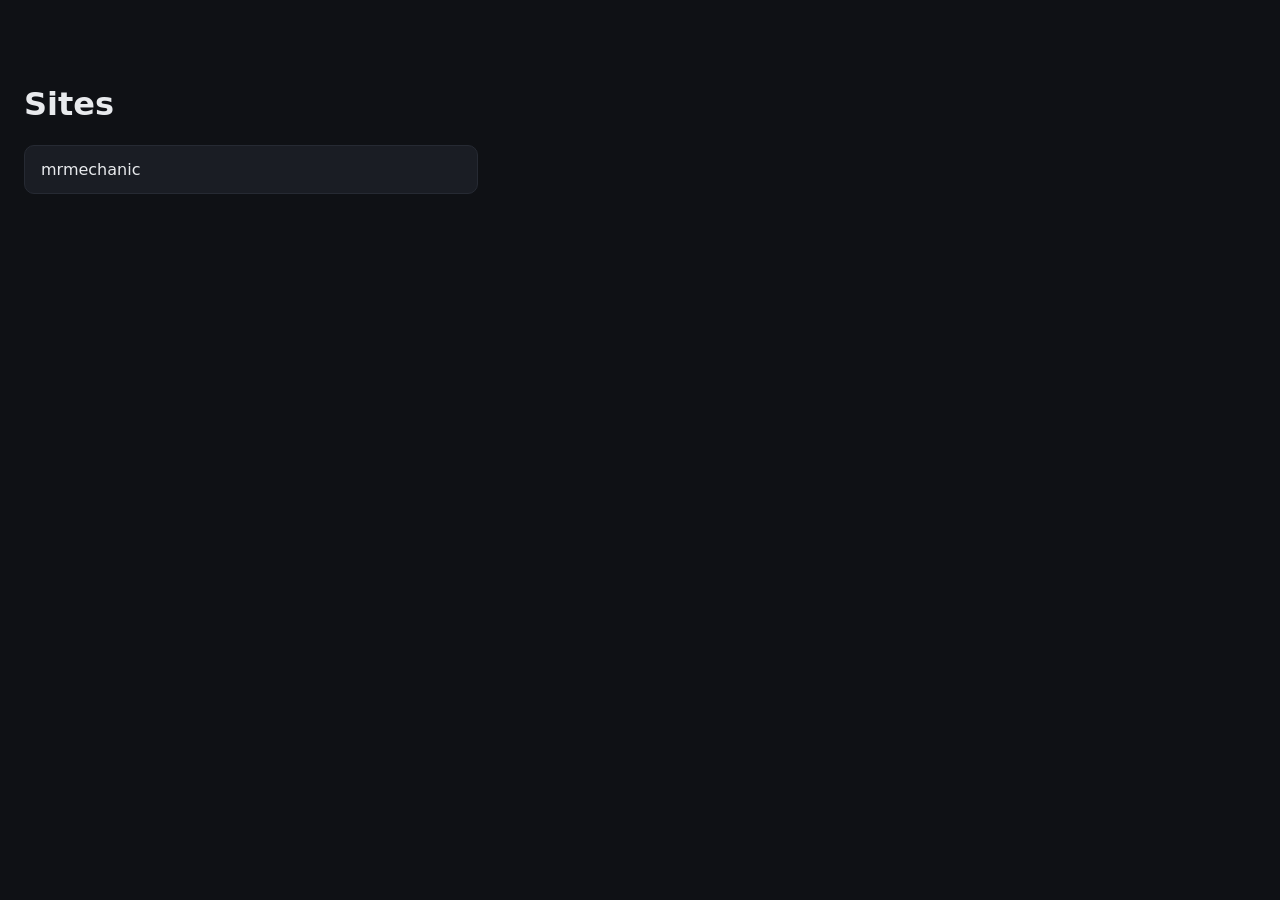
<file: index.html>
﻿<!doctype html><html lang="en"><head><meta charset="utf-8">
<meta name="viewport" content="width=device-width,initial-scale=1">
<title>Sites</title><style>
body{font-family:system-ui,sans-serif;background:#0f1115;color:#e8eaed;margin:0;padding:64px 24px}
h1{font-weight:600}
a{display:block;padding:14px 16px;background:#1a1d24;border:1px solid #262a33;border-radius:10px;color:#e8eaed;text-decoration:none;margin-bottom:10px;max-width:420px}
a:hover{border-color:#3d434f}
</style></head><body><h1>Sites</h1>
<a href="./mrmechanic/">mrmechanic</a>
</body></html>
</file>
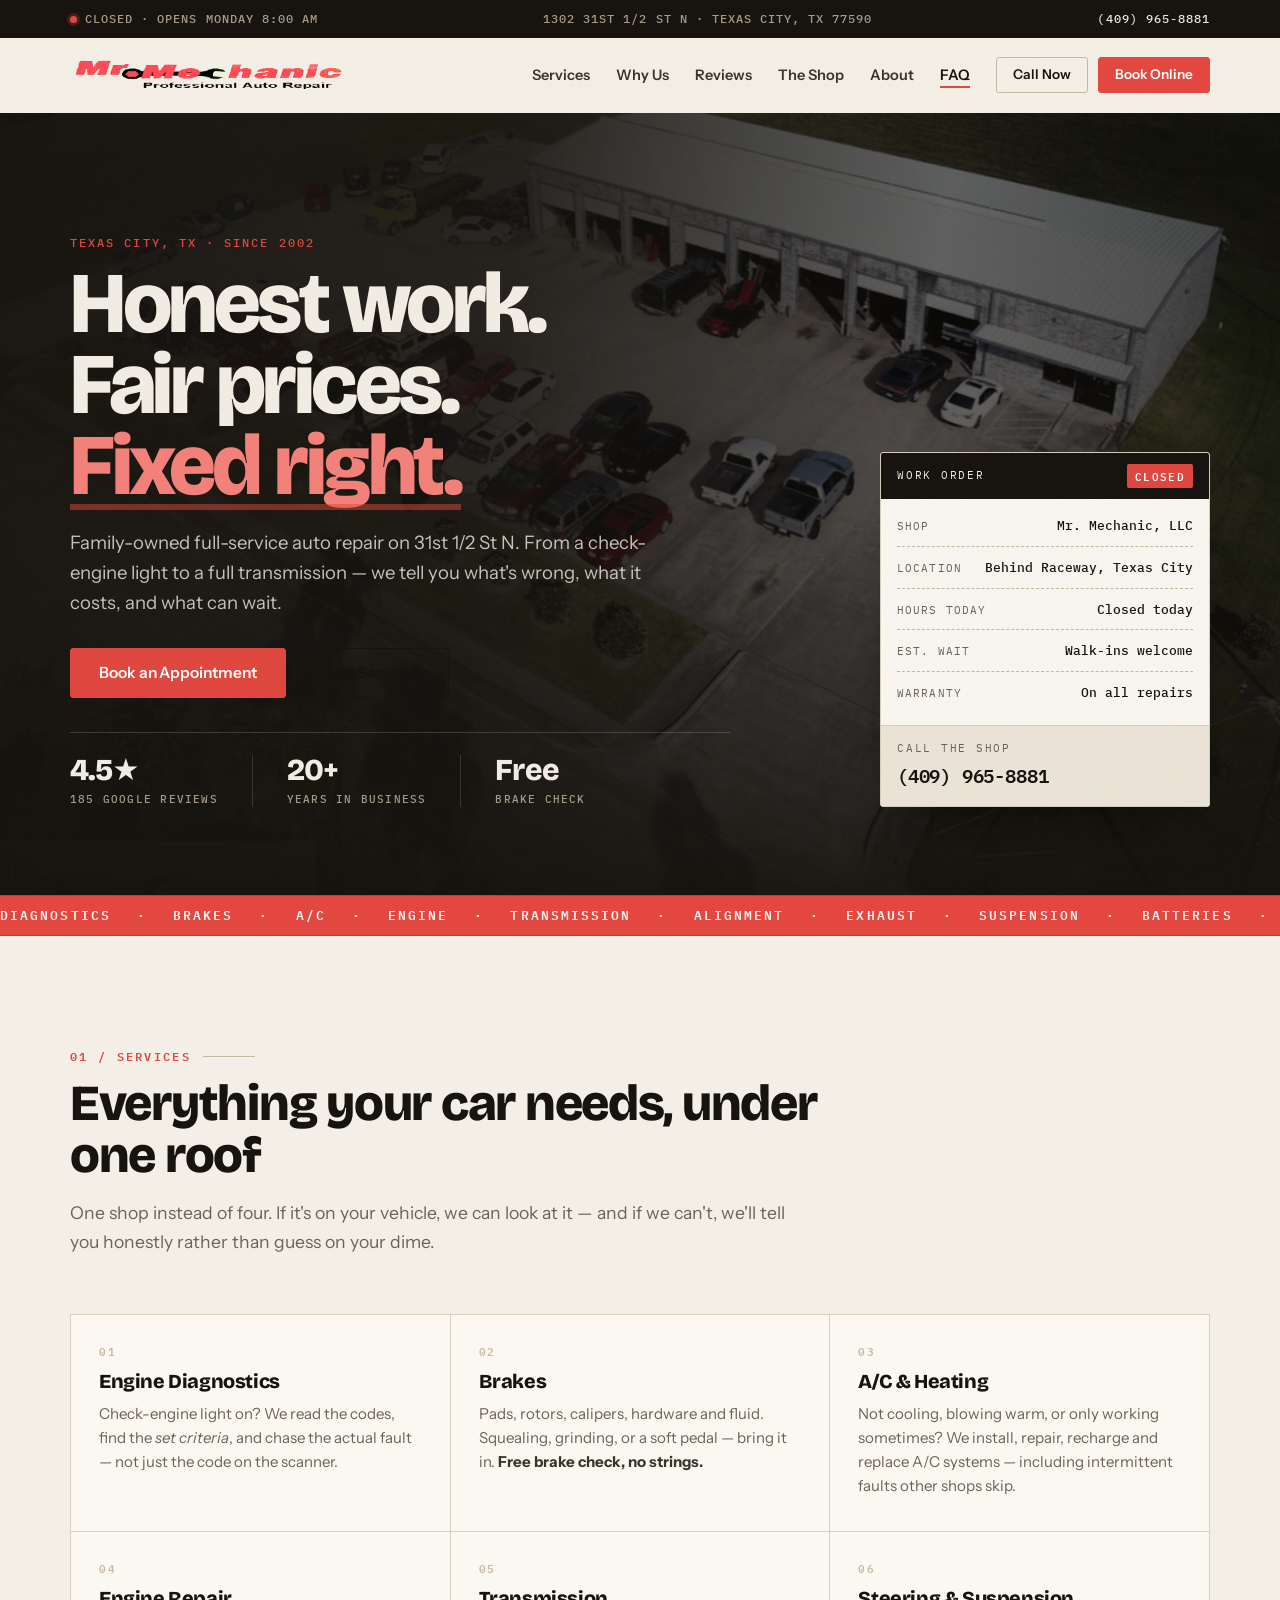
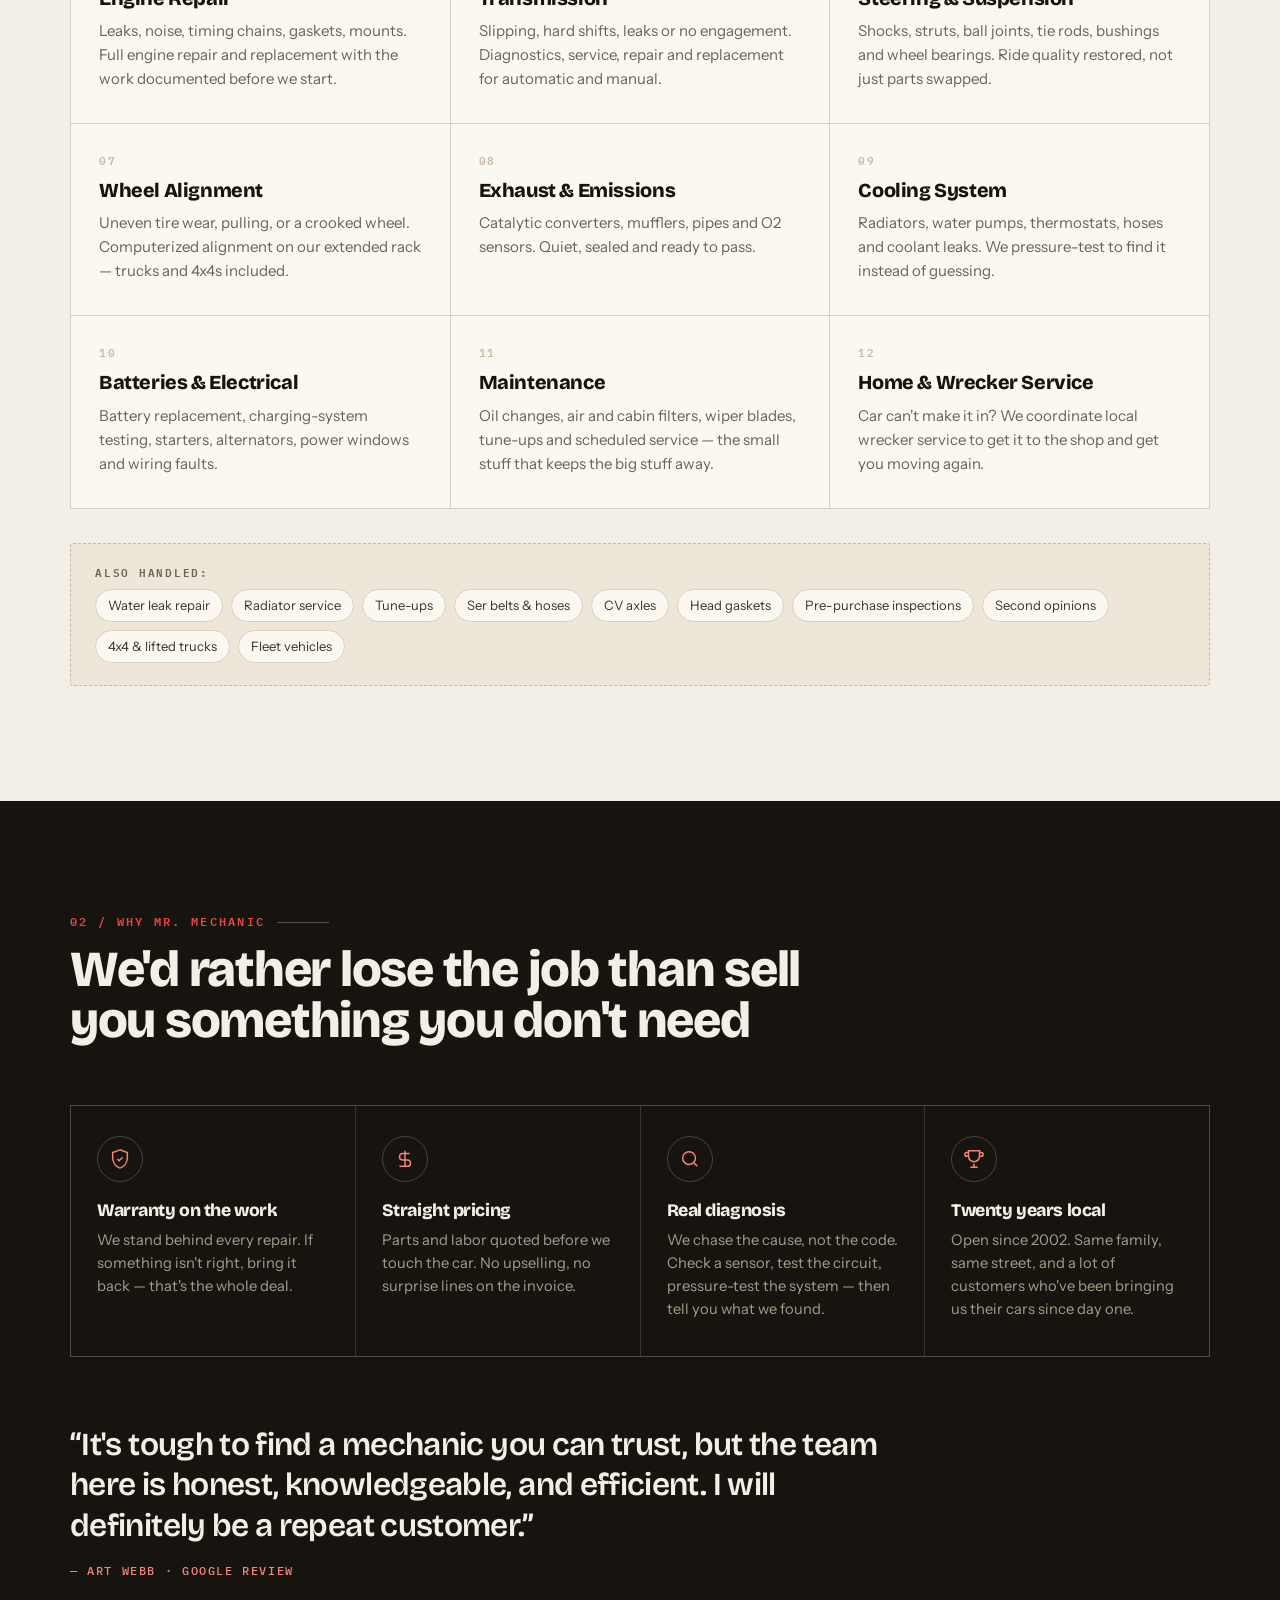
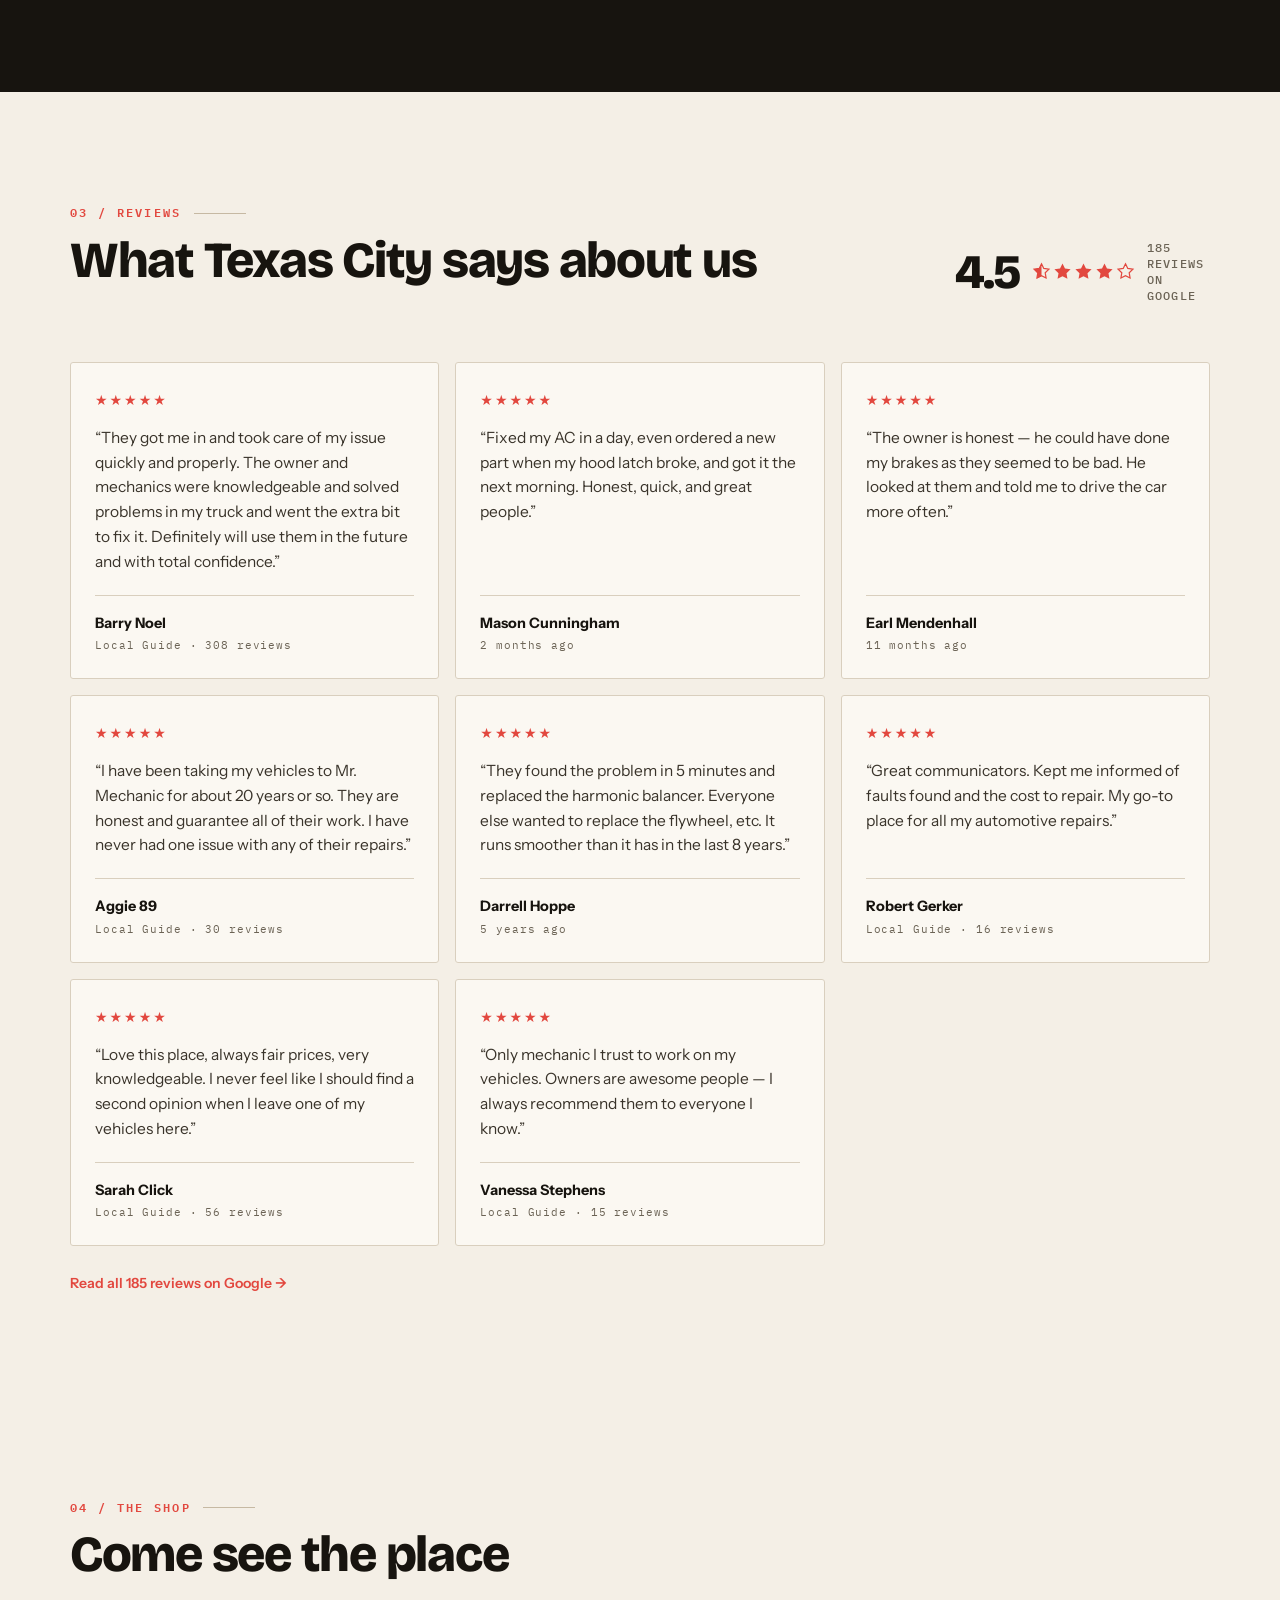
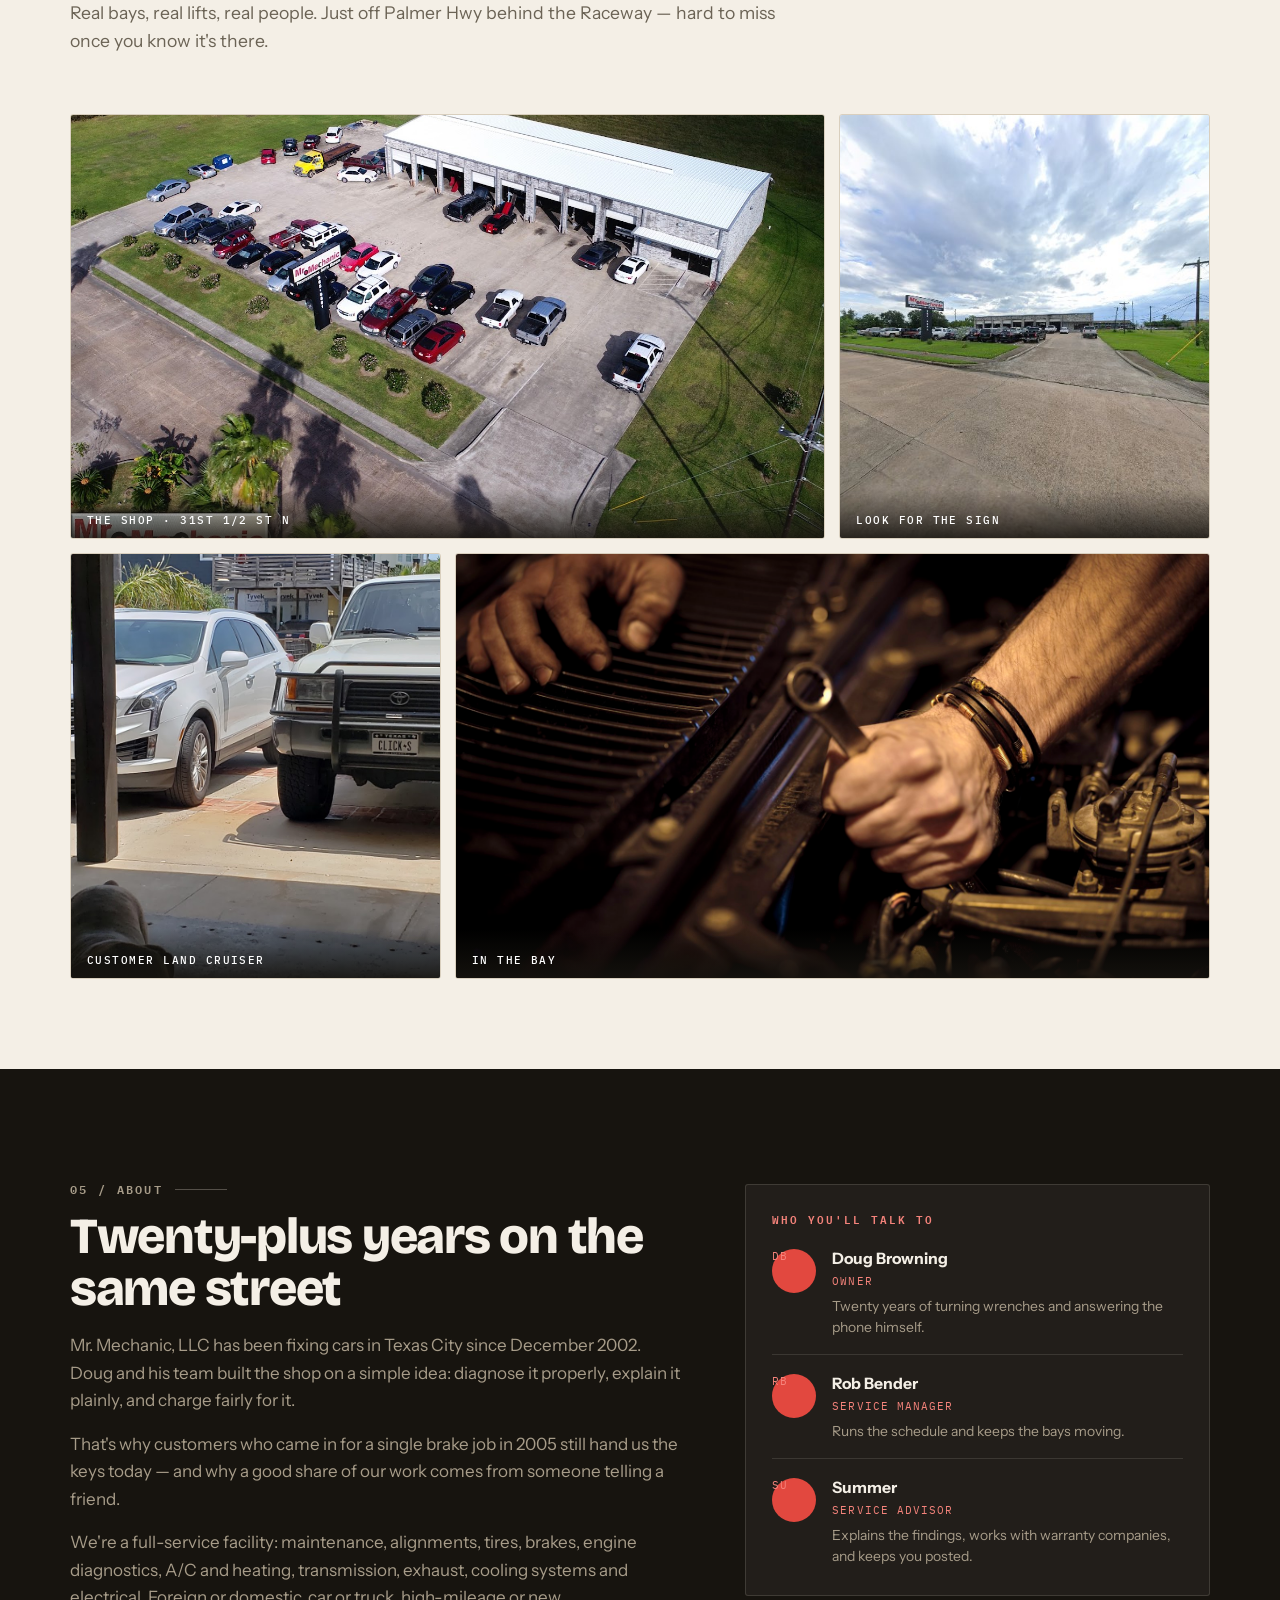
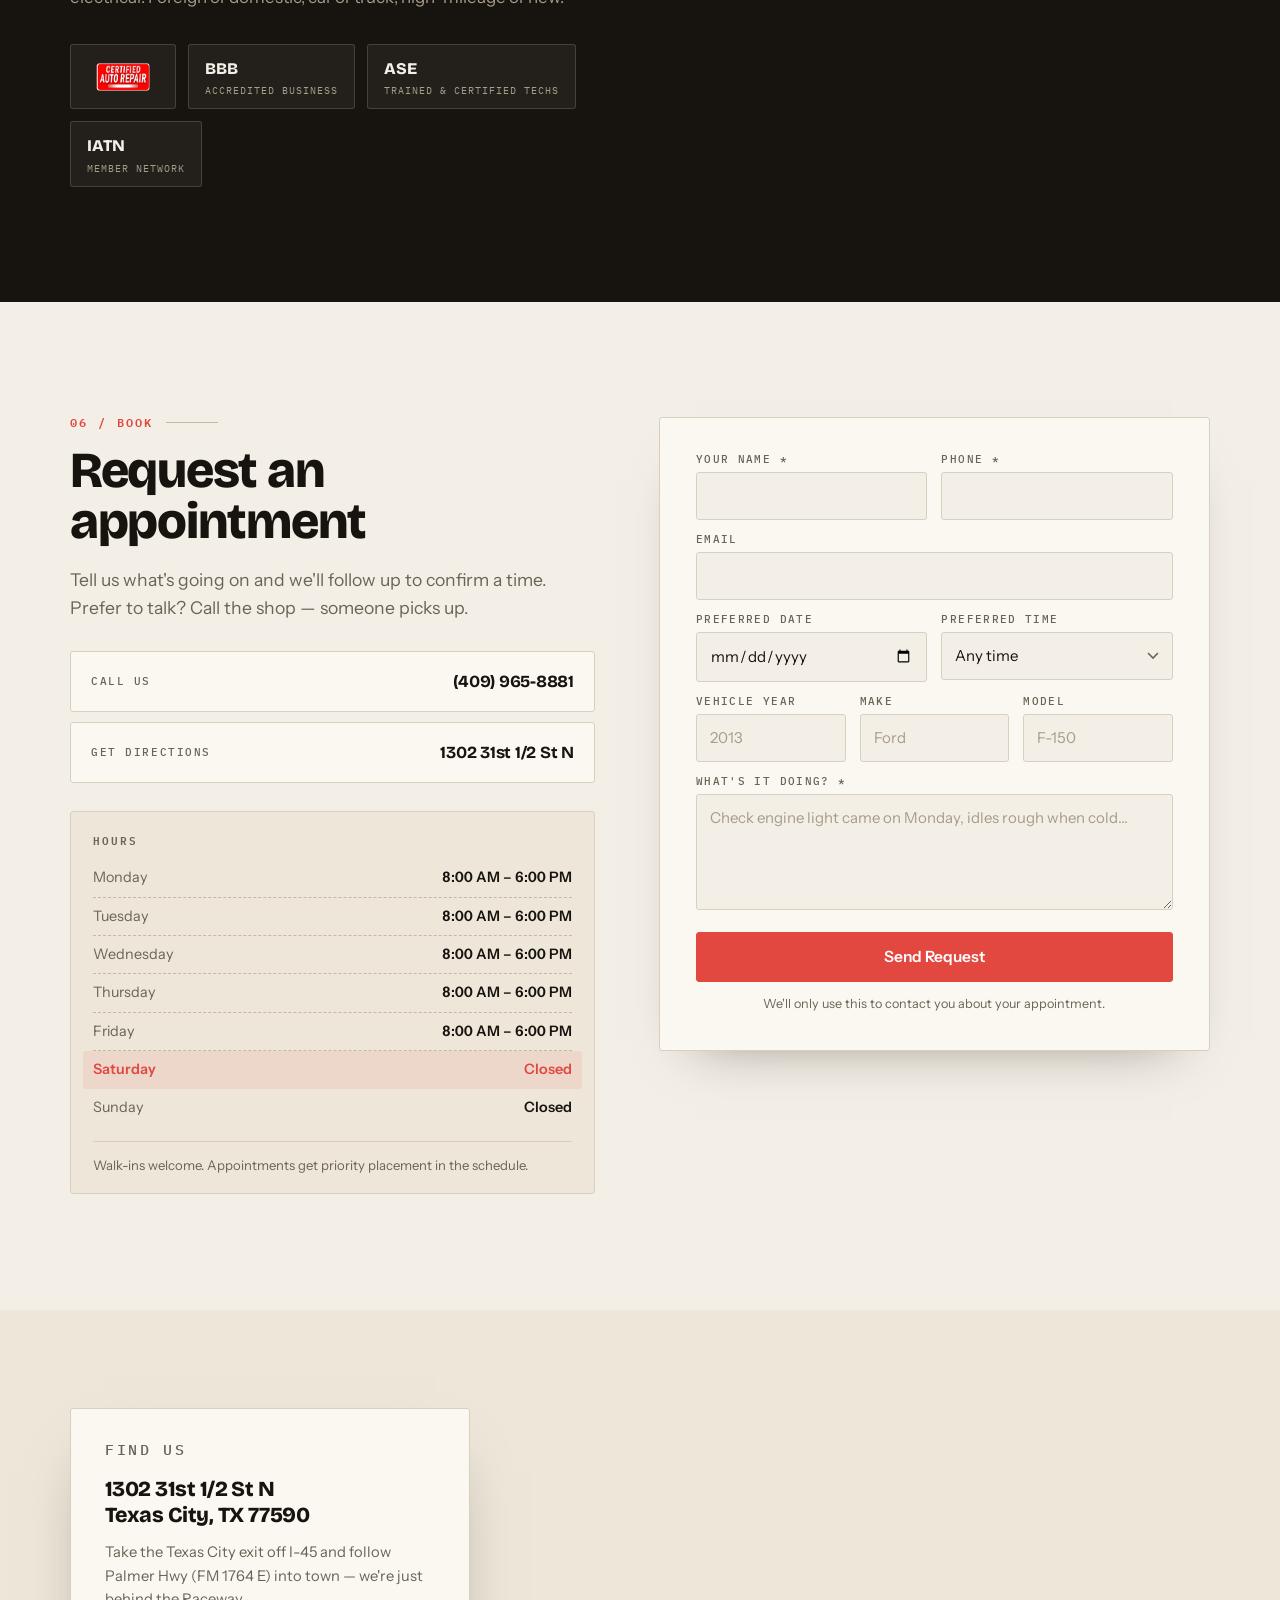
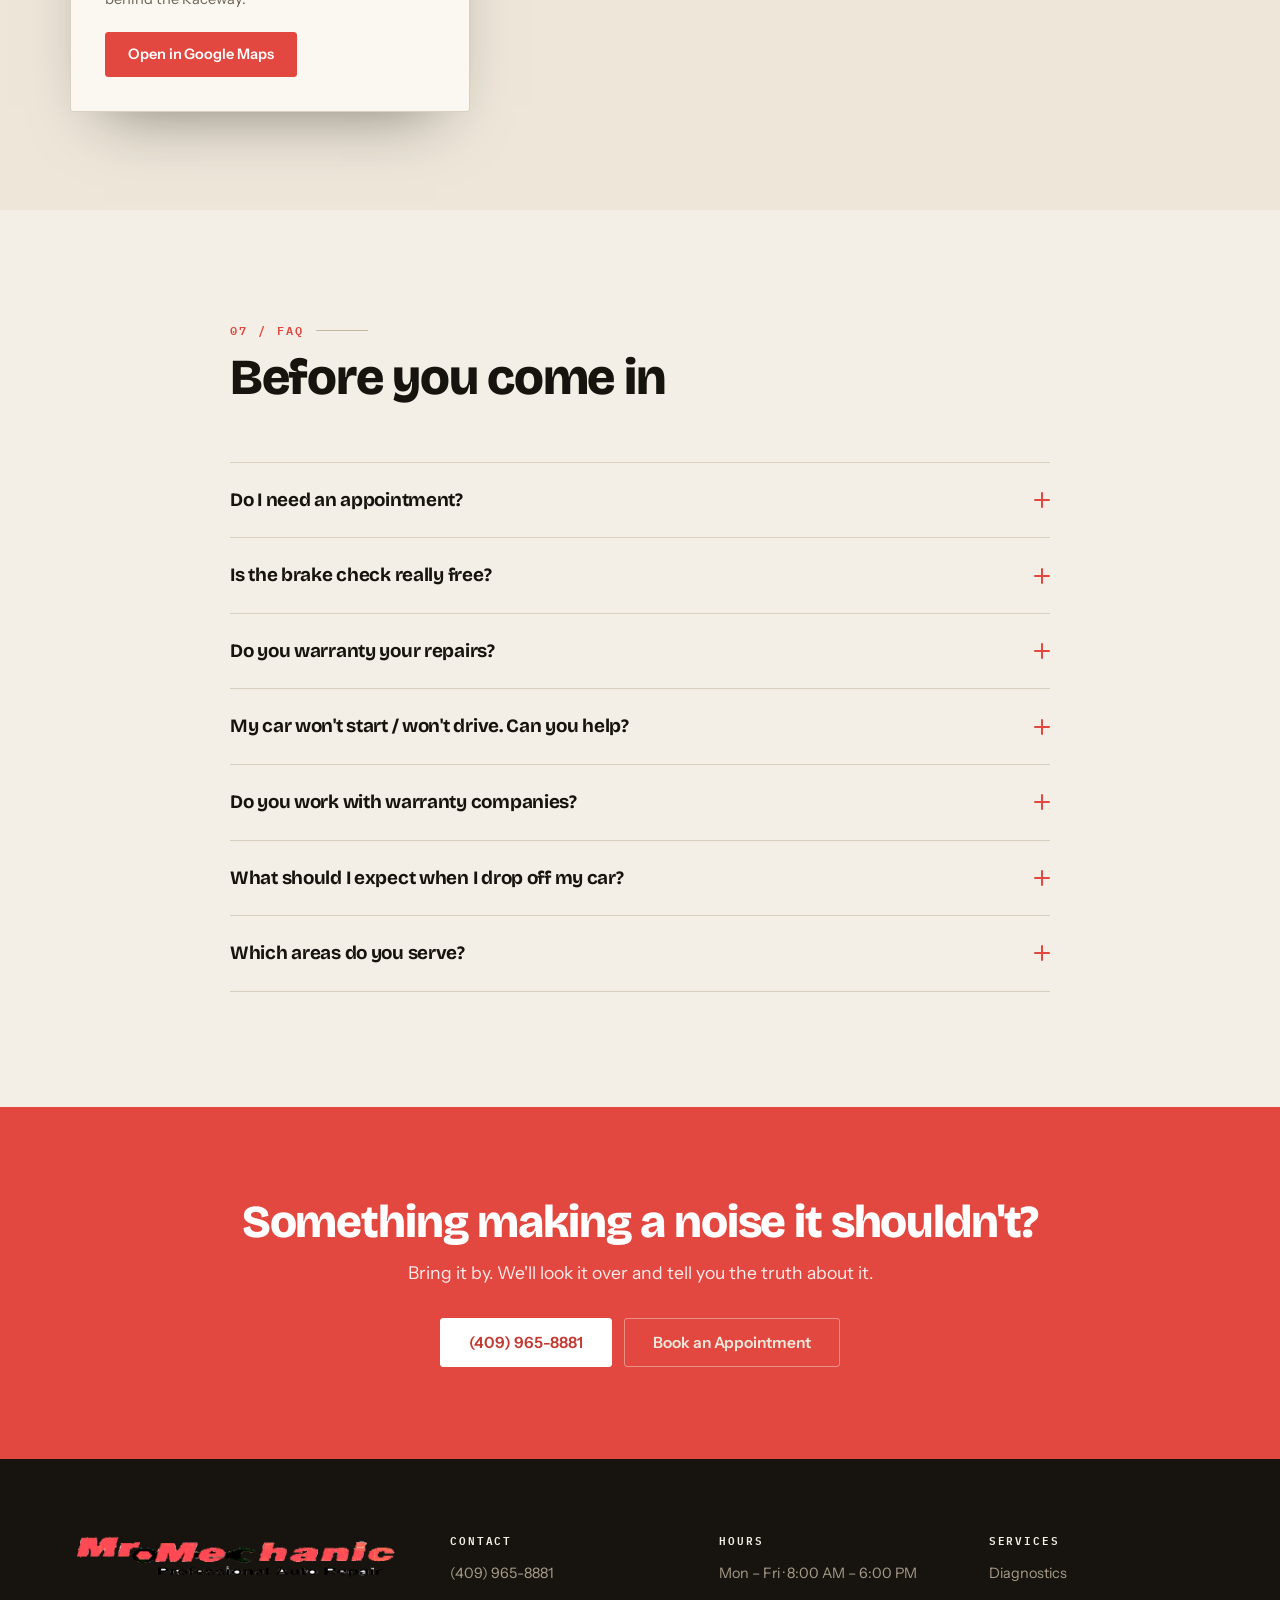
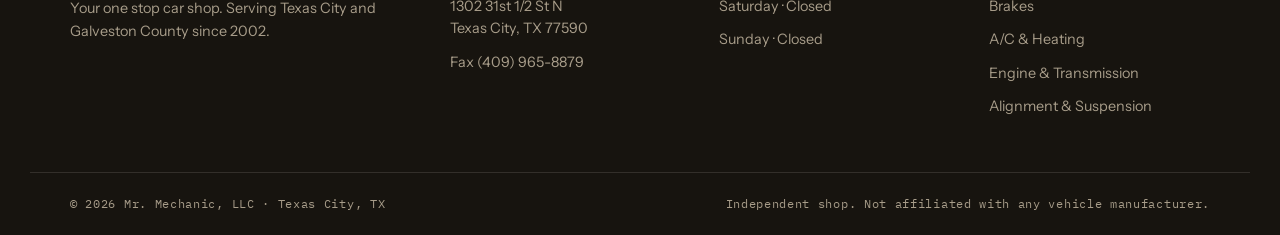
<file: mrmechanic/index.html>
<!DOCTYPE html>
<html lang="en">
<head>
<meta charset="utf-8">
<meta name="viewport" content="width=device-width, initial-scale=1">
<title>Mr. Mechanic — Auto Repair in Texas City, TX | Honest Work, Fair Prices</title>
<meta name="description" content="Family-owned auto repair in Texas City, TX since 2002. Diagnostics, brakes, A/C, engines, transmissions, alignments and more. 4.5★ from 185 Google reviews. Free brake check. Call (409) 965-8881.">
<meta name="keywords" content="auto repair Texas City TX, mechanic near me, brake repair Texas City, car A/C repair, engine diagnostics, transmission repair, wheel alignment, Mr Mechanic">
<meta name="author" content="Mr. Mechanic, LLC">
<meta name="robots" content="index, follow">
<link rel="canonical" href="https://mzubairhassan18.github.io/websites/mrmechanic/">

<meta property="og:type" content="website">
<meta property="og:site_name" content="Mr. Mechanic">
<meta property="og:title" content="Mr. Mechanic — Auto Repair in Texas City, TX">
<meta property="og:description" content="Family-owned auto repair in Texas City since 2002. Honest work, fair prices, and a warranty we stand behind.">
<meta property="og:image" content="assets/img/shop-aerial.jpg">
<meta name="twitter:card" content="summary_large_image">
<meta name="theme-color" content="#17140F">

<link rel="icon" href="assets/img/logo.png">
<link rel="preconnect" href="https://fonts.googleapis.com">
<link rel="preconnect" href="https://fonts.gstatic.com" crossorigin>
<link href="https://fonts.googleapis.com/css2?family=Bricolage+Grotesque:opsz,wght@12..96,400;12..96,600;12..96,700;12..96,800&family=Instrument+Sans:ital,wght@0,400;0,500;0,600;0,700;1,400&family=IBM+Plex+Mono:wght@400;500;600&display=swap" rel="stylesheet">
<link rel="stylesheet" href="styles.css">

<script type="application/ld+json">
{
  "@context": "https://schema.org",
  "@type": "AutoRepair",
  "name": "Mr. Mechanic, LLC",
  "description": "Full-service auto repair shop in Texas City, TX specializing in general automotive repair and maintenance, diagnostics, brakes, A/C, engines, transmissions and alignments.",
  "url": "https://mzubairhassan18.github.io/websites/mrmechanic/",
  "telephone": "+1-409-965-8881",
  "faxNumber": "+1-409-965-8879",
  "email": "yzf1000fzy@aol.com",
  "foundingDate": "2002-12-20",
  "priceRange": "$$",
  "currenciesAccepted": "USD",
  "paymentAccepted": "Cash, Credit Card, Debit Card",
  "image": "assets/img/shop-aerial.jpg",
  "address": {
    "@type": "PostalAddress",
    "streetAddress": "1302 31st 1/2 St N",
    "addressLocality": "Texas City",
    "addressRegion": "TX",
    "postalCode": "77590",
    "addressCountry": "US"
  },
  "geo": { "@type": "GeoCoordinates", "latitude": 29.396585, "longitude": -94.941788 },
  "openingHoursSpecification": [{
    "@type": "OpeningHoursSpecification",
    "dayOfWeek": ["Monday","Tuesday","Wednesday","Thursday","Friday"],
    "opens": "08:00", "closes": "18:00"
  }],
  "areaServed": [
    { "@type": "City", "name": "Texas City" },
    { "@type": "City", "name": "La Marque" },
    { "@type": "City", "name": "Dickinson" },
    { "@type": "City", "name": "League City" },
    { "@type": "City", "name": "Galveston" }
  ],
  "aggregateRating": { "@type": "AggregateRating", "ratingValue": "4.5", "reviewCount": "185", "bestRating": "5" },
  "employee": [
    { "@type": "Person", "name": "Doug Browning", "jobTitle": "Owner" },
    { "@type": "Person", "name": "Summer", "jobTitle": "Service Advisor" },
    { "@type": "Person", "name": "Rob Bender", "jobTitle": "Service Manager" }
  ],
  "hasOfferCatalog": {
    "@type": "OfferCatalog",
    "name": "Auto Repair Services",
    "itemListElement": [
      { "@type": "Offer", "itemOffered": { "@type": "Service", "name": "Engine Diagnostics" } },
      { "@type": "Offer", "itemOffered": { "@type": "Service", "name": "Brake Repair & Replacement" } },
      { "@type": "Offer", "itemOffered": { "@type": "Service", "name": "A/C Installation, Repair & Recharge" } },
      { "@type": "Offer", "itemOffered": { "@type": "Service", "name": "Transmission Repair & Replacement" } },
      { "@type": "Offer", "itemOffered": { "@type": "Service", "name": "Steering & Suspension" } },
      { "@type": "Offer", "itemOffered": { "@type": "Service", "name": "Wheel Alignment" } },
      { "@type": "Offer", "itemOffered": { "@type": "Service", "name": "Exhaust System Repair" } },
      { "@type": "Offer", "itemOffered": { "@type": "Service", "name": "Oil Change & Maintenance" } },
      { "@type": "Offer", "itemOffered": { "@type": "Service", "name": "Battery Replacement" } },
      { "@type": "Offer", "itemOffered": { "@type": "Service", "name": "Cooling System & Coolant Leak Repair" } }
    ]
  }
}
</script>
</head>
<body>

<a class="skip" href="#main">Skip to content</a>

<!-- ══════════ TOP BAR ══════════ -->
<div class="topbar">
  <div class="wrap topbar__in">
    <p class="topbar__item"><span class="dot" id="statusDot"></span><span id="statusText">Mon–Fri 8:00 AM – 6:00 PM</span></p>
    <p class="topbar__item topbar__item--hide-s">1302 31st 1/2 St N · Texas City, TX 77590</p>
    <a class="topbar__item topbar__phone" href="tel:+14099658881">(409) 965-8881</a>
  </div>
</div>

<!-- ══════════ NAV ══════════ -->
<header class="nav" id="nav">
  <div class="wrap nav__in">
    <a class="nav__brand" href="#top">
      <img src="assets/img/logo.png" alt="Mr. Mechanic — Professional Auto Repair" width="852" height="98" loading="eager">
    </a>
    <nav class="nav__links" id="navLinks" aria-label="Main">
      <a href="#services">Services</a>
      <a href="#why">Why Us</a>
      <a href="#reviews">Reviews</a>
      <a href="#shop">The Shop</a>
      <a href="#about">About</a>
      <a href="#faq">FAQ</a>
      <a href="#book" class="nav__cta nav__cta--mobile">Book an Appointment</a>
    </nav>
    <div class="nav__actions">
      <a href="tel:+14099658881" class="btn btn--ghost btn--sm">Call Now</a>
      <a href="#book" class="btn btn--solid btn--sm">Book Online</a>
    </div>
    <button class="burger" id="burger" aria-label="Open menu" aria-expanded="false" aria-controls="navLinks">
      <span></span><span></span><span></span>
    </button>
  </div>
</header>

<main id="main">
<span id="top"></span>

<!-- ══════════ HERO ══════════ -->
<section class="hero">
  <div class="hero__media">
    <img src="assets/img/shop-aerial.jpg" alt="Aerial view of the Mr. Mechanic shop and bays in Texas City, TX" width="1400" height="858" fetchpriority="high">
  </div>
  <div class="wrap hero__wrap">
    <div class="hero__panel reveal">
      <p class="eyebrow">Texas City, TX · Since 2002</p>
      <h1 class="hero__title">Honest work.<br>Fair prices.<br><em>Fixed right.</em></h1>
      <p class="hero__lede">Family-owned full-service auto repair on 31st 1/2 St N. From a check-engine light to a full transmission — we tell you what's wrong, what it costs, and what can wait.</p>
      <div class="hero__cta">
        <a href="#book" class="btn btn--solid btn--lg">Book an Appointment</a>
        <a href="#services" class="btn btn--line btn--lg">See Services</a>
      </div>
      <ul class="hero__facts">
        <li><strong>4.5★</strong><span>185 Google reviews</span></li>
        <li><strong>20+</strong><span>years in business</span></li>
        <li><strong>Free</strong><span>brake check</span></li>
      </ul>
    </div>

    <aside class="ticket reveal" aria-label="Today's shop status">
      <div class="ticket__hd">
        <span class="ticket__no">WORK ORDER</span>
        <span class="ticket__status" id="ticketStatus">OPEN</span>
      </div>
      <dl class="ticket__rows">
        <div><dt>Shop</dt><dd>Mr. Mechanic, LLC</dd></div>
        <div><dt>Location</dt><dd>Behind Raceway, Texas City</dd></div>
        <div><dt>Hours today</dt><dd id="ticketHours">8:00 AM – 6:00 PM</dd></div>
        <div><dt>Est. wait</dt><dd>Walk-ins welcome</dd></div>
        <div><dt>Warranty</dt><dd>On all repairs</dd></div>
      </dl>
      <a class="ticket__call" href="tel:+14099658881">
        <span>Call the shop</span>
        <strong>(409) 965-8881</strong>
      </a>
    </aside>
  </div>
</section>

<!-- ══════════ MARQUEE ══════════ -->
<div class="marquee" aria-hidden="true">
  <div class="marquee__track">
    <span>Diagnostics</span><span>·</span><span>Brakes</span><span>·</span><span>A/C</span><span>·</span><span>Engine</span><span>·</span><span>Transmission</span><span>·</span><span>Alignment</span><span>·</span><span>Exhaust</span><span>·</span><span>Suspension</span><span>·</span><span>Batteries</span><span>·</span><span>Cooling</span><span>·</span>
    <span>Diagnostics</span><span>·</span><span>Brakes</span><span>·</span><span>A/C</span><span>·</span><span>Engine</span><span>·</span><span>Transmission</span><span>·</span><span>Alignment</span><span>·</span><span>Exhaust</span><span>·</span><span>Suspension</span><span>·</span><span>Batteries</span><span>·</span><span>Cooling</span><span>·</span>
  </div>
</div>

<!-- ══════════ SERVICES ══════════ -->
<section class="sec" id="services">
  <div class="wrap">
    <header class="sec__hd reveal">
      <p class="sec__no">01 / Services</p>
      <h2 class="sec__title">Everything your car needs, under one roof</h2>
      <p class="sec__sub">One shop instead of four. If it's on your vehicle, we can look at it — and if we can't, we'll tell you honestly rather than guess on your dime.</p>
    </header>

    <div class="svc-grid">
      <article class="svc reveal">
        <span class="svc__no">01</span>
        <h3>Engine Diagnostics</h3>
        <p>Check-engine light on? We read the codes, find the <em>set criteria</em>, and chase the actual fault — not just the code on the scanner.</p>
      </article>
      <article class="svc reveal">
        <span class="svc__no">02</span>
        <h3>Brakes</h3>
        <p>Pads, rotors, calipers, hardware and fluid. Squealing, grinding, or a soft pedal — bring it in. <strong>Free brake check, no strings.</strong></p>
      </article>
      <article class="svc reveal">
        <span class="svc__no">03</span>
        <h3>A/C &amp; Heating</h3>
        <p>Not cooling, blowing warm, or only working sometimes? We install, repair, recharge and replace A/C systems — including intermittent faults other shops skip.</p>
      </article>
      <article class="svc reveal">
        <span class="svc__no">04</span>
        <h3>Engine Repair</h3>
        <p>Leaks, noise, timing chains, gaskets, mounts. Full engine repair and replacement with the work documented before we start.</p>
      </article>
      <article class="svc reveal">
        <span class="svc__no">05</span>
        <h3>Transmission</h3>
        <p>Slipping, hard shifts, leaks or no engagement. Diagnostics, service, repair and replacement for automatic and manual.</p>
      </article>
      <article class="svc reveal">
        <span class="svc__no">06</span>
        <h3>Steering &amp; Suspension</h3>
        <p>Shocks, struts, ball joints, tie rods, bushings and wheel bearings. Ride quality restored, not just parts swapped.</p>
      </article>
      <article class="svc reveal">
        <span class="svc__no">07</span>
        <h3>Wheel Alignment</h3>
        <p>Uneven tire wear, pulling, or a crooked wheel. Computerized alignment on our extended rack — trucks and 4x4s included.</p>
      </article>
      <article class="svc reveal">
        <span class="svc__no">08</span>
        <h3>Exhaust &amp; Emissions</h3>
        <p>Catalytic converters, mufflers, pipes and O2 sensors. Quiet, sealed and ready to pass.</p>
      </article>
      <article class="svc reveal">
        <span class="svc__no">09</span>
        <h3>Cooling System</h3>
        <p>Radiators, water pumps, thermostats, hoses and coolant leaks. We pressure-test to find it instead of guessing.</p>
      </article>
      <article class="svc reveal">
        <span class="svc__no">10</span>
        <h3>Batteries &amp; Electrical</h3>
        <p>Battery replacement, charging-system testing, starters, alternators, power windows and wiring faults.</p>
      </article>
      <article class="svc reveal">
        <span class="svc__no">11</span>
        <h3>Maintenance</h3>
        <p>Oil changes, air and cabin filters, wiper blades, tune-ups and scheduled service — the small stuff that keeps the big stuff away.</p>
      </article>
      <article class="svc reveal">
        <span class="svc__no">12</span>
        <h3>Home &amp; Wrecker Service</h3>
        <p>Car can't make it in? We coordinate local wrecker service to get it to the shop and get you moving again.</p>
      </article>
    </div>

    <div class="svc-tags reveal">
      <p class="svc-tags__label">Also handled:</p>
      <ul>
        <li>Water leak repair</li><li>Radiator service</li><li>Tune-ups</li><li>Ser belts &amp; hoses</li>
        <li>CV axles</li><li>Head gaskets</li><li>Pre-purchase inspections</li><li>Second opinions</li>
        <li>4x4 &amp; lifted trucks</li><li>Fleet vehicles</li>
      </ul>
    </div>
  </div>
</section>

<!-- ══════════ WHY ══════════ -->
<section class="sec sec--dark" id="why">
  <div class="wrap">
    <header class="sec__hd reveal">
      <p class="sec__no">02 / Why Mr. Mechanic</p>
      <h2 class="sec__title">We'd rather lose the job than sell you something you don't need</h2>
    </header>

    <div class="why-grid">
      <article class="why reveal">
        <span class="why__ico" aria-hidden="true">
          <svg viewBox="0 0 24 24" fill="none" stroke="currentColor" stroke-width="1.6"><path d="M12 2 4 5v6c0 5 3.4 9.4 8 11 4.6-1.6 8-6 8-11V5l-8-3Z"/><path d="m9 12 2 2 4-4"/></svg>
        </span>
        <h3>Warranty on the work</h3>
        <p>We stand behind every repair. If something isn't right, bring it back — that's the whole deal.</p>
      </article>
      <article class="why reveal">
        <span class="why__ico" aria-hidden="true">
          <svg viewBox="0 0 24 24" fill="none" stroke="currentColor" stroke-width="1.6"><path d="M12 3v18M17 6H9.5a3.5 3.5 0 0 0 0 7h5a3.5 3.5 0 0 1 0 7H6"/></svg>
        </span>
        <h3>Straight pricing</h3>
        <p>Parts and labor quoted before we touch the car. No upselling, no surprise lines on the invoice.</p>
      </article>
      <article class="why reveal">
        <span class="why__ico" aria-hidden="true">
          <svg viewBox="0 0 24 24" fill="none" stroke="currentColor" stroke-width="1.6"><circle cx="11" cy="11" r="7"/><path d="m20 20-3.5-3.5"/></svg>
        </span>
        <h3>Real diagnosis</h3>
        <p>We chase the cause, not the code. Check a sensor, test the circuit, pressure-test the system — then tell you what we found.</p>
      </article>
      <article class="why reveal">
        <span class="why__ico" aria-hidden="true">
          <svg viewBox="0 0 24 24" fill="none" stroke="currentColor" stroke-width="1.6"><path d="M8 21h8M12 17v4M18 5h2a2 2 0 0 1 0 4h-2M6 5H4a2 2 0 0 0 0 4h2M6 3h12v6a6 6 0 0 1-12 0V3Z"/></svg>
        </span>
        <h3>Twenty years local</h3>
        <p>Open since 2002. Same family, same street, and a lot of customers who've been bringing us their cars since day one.</p>
      </article>
    </div>

    <blockquote class="pull reveal">
      <p>“It's tough to find a mechanic you can trust, but the team here is honest, knowledgeable, and efficient. I will definitely be a repeat customer.”</p>
      <cite>— Art Webb · Google review</cite>
    </blockquote>
  </div>
</section>

<!-- ══════════ REVIEWS ══════════ -->
<section class="sec" id="reviews">
  <div class="wrap">
    <header class="sec__hd sec__hd--split reveal">
      <div>
        <p class="sec__no">03 / Reviews</p>
        <h2 class="sec__title">What Texas City says about us</h2>
      </div>
      <div class="rating">
        <span class="rating__score">4.5</span>
        <span class="rating__stars" aria-label="4.5 out of 5 stars">
          <svg viewBox="0 0 20 20" aria-hidden="true"><use href="#i-star-h"/></svg>
          <svg viewBox="0 0 20 20" aria-hidden="true"><use href="#i-star"/></svg>
          <svg viewBox="0 0 20 20" aria-hidden="true"><use href="#i-star"/></svg>
          <svg viewBox="0 0 20 20" aria-hidden="true"><use href="#i-star"/></svg>
          <svg viewBox="0 0 20 20" aria-hidden="true"><use href="#i-star-o"/></svg>
        </span>
        <span class="rating__count">185 reviews on Google</span>
      </div>
    </header>

    <div class="rev-grid">
      <article class="rev rev--tall reveal">
        <div class="rev__stars" aria-label="5 stars">★★★★★</div>
        <p>“They got me in and took care of my issue quickly and properly. The owner and mechanics were knowledgeable and solved problems in my truck and went the extra bit to fix it. Definitely will use them in the future and with total confidence.”</p>
        <footer><strong>Barry Noel</strong><span>Local Guide · 308 reviews</span></footer>
      </article>

      <article class="rev reveal">
        <div class="rev__stars" aria-label="5 stars">★★★★★</div>
        <p>“Fixed my AC in a day, even ordered a new part when my hood latch broke, and got it the next morning. Honest, quick, and great people.”</p>
        <footer><strong>Mason Cunningham</strong><span>2 months ago</span></footer>
      </article>

      <article class="rev reveal">
        <div class="rev__stars" aria-label="5 stars">★★★★★</div>
        <p>“The owner is honest — he could have done my brakes as they seemed to be bad. He looked at them and told me to drive the car more often.”</p>
        <footer><strong>Earl Mendenhall</strong><span>11 months ago</span></footer>
      </article>

      <article class="rev rev--tall reveal">
        <div class="rev__stars" aria-label="5 stars">★★★★★</div>
        <p>“I have been taking my vehicles to Mr. Mechanic for about 20 years or so. They are honest and guarantee all of their work. I have never had one issue with any of their repairs.”</p>
        <footer><strong>Aggie 89</strong><span>Local Guide · 30 reviews</span></footer>
      </article>

      <article class="rev reveal">
        <div class="rev__stars" aria-label="5 stars">★★★★★</div>
        <p>“They found the problem in 5 minutes and replaced the harmonic balancer. Everyone else wanted to replace the flywheel, etc. It runs smoother than it has in the last 8 years.”</p>
        <footer><strong>Darrell Hoppe</strong><span>5 years ago</span></footer>
      </article>

      <article class="rev reveal">
        <div class="rev__stars" aria-label="5 stars">★★★★★</div>
        <p>“Great communicators. Kept me informed of faults found and the cost to repair. My go-to place for all my automotive repairs.”</p>
        <footer><strong>Robert Gerker</strong><span>Local Guide · 16 reviews</span></footer>
      </article>

      <article class="rev reveal">
        <div class="rev__stars" aria-label="5 stars">★★★★★</div>
        <p>“Love this place, always fair prices, very knowledgeable. I never feel like I should find a second opinion when I leave one of my vehicles here.”</p>
        <footer><strong>Sarah Click</strong><span>Local Guide · 56 reviews</span></footer>
      </article>

      <article class="rev reveal">
        <div class="rev__stars" aria-label="5 stars">★★★★★</div>
        <p>“Only mechanic I trust to work on my vehicles. Owners are awesome people — I always recommend them to everyone I know.”</p>
        <footer><strong>Vanessa Stephens</strong><span>Local Guide · 15 reviews</span></footer>
      </article>
    </div>

    <a class="rev__more reveal" href="https://www.google.com/maps/search/?api=1&query=Mr+Mechanic+1302+31st+1%2F2+St+N+Texas+City+TX+77590" target="_blank" rel="noopener">Read all 185 reviews on Google →</a>
  </div>
</section>

<!-- ══════════ THE SHOP ══════════ -->
<section class="sec sec--tight" id="shop">
  <div class="wrap">
    <header class="sec__hd reveal">
      <p class="sec__no">04 / The Shop</p>
      <h2 class="sec__title">Come see the place</h2>
      <p class="sec__sub">Real bays, real lifts, real people. Just off Palmer Hwy behind the Raceway — hard to miss once you know it's there.</p>
    </header>

    <div class="gal">
      <figure class="gal__item gal__item--wide reveal">
        <img src="assets/img/shop-aerial.jpg" alt="Aerial view of Mr. Mechanic shop bays and parking lot in Texas City" loading="lazy" width="1400" height="858">
        <figcaption>The shop · 31st 1/2 St N</figcaption>
      </figure>
      <figure class="gal__item reveal">
        <img src="assets/img/streetview.jpg" alt="Mr. Mechanic signage and lot seen from the street" loading="lazy" width="1024" height="576">
        <figcaption>Look for the sign</figcaption>
      </figure>
      <figure class="gal__item reveal">
        <img src="assets/img/customer-landcruiser.jpg" alt="Customer Toyota Land Cruiser serviced by Mr. Mechanic" loading="lazy" width="1400" height="1050">
        <figcaption>Customer Land Cruiser</figcaption>
      </figure>
      <figure class="gal__item gal__item--wide reveal">
        <img src="assets/img/tex-bay.jpg" alt="Technician working in a service bay" loading="lazy" width="1600" height="1200">
        <figcaption>In the bay</figcaption>
      </figure>
    </div>
  </div>
</section>

<!-- ══════════ ABOUT ══════════ -->
<section class="sec sec--dark" id="about">
  <div class="wrap about">
    <div class="about__text reveal">
      <p class="sec__no">05 / About</p>
      <h2 class="sec__title">Twenty-plus years on the same street</h2>
      <p>Mr. Mechanic, LLC has been fixing cars in Texas City since December 2002. Doug and his team built the shop on a simple idea: diagnose it properly, explain it plainly, and charge fairly for it.</p>
      <p>That's why customers who came in for a single brake job in 2005 still hand us the keys today — and why a good share of our work comes from someone telling a friend.</p>
      <p>We're a full-service facility: maintenance, alignments, tires, brakes, engine diagnostics, A/C and heating, transmission, exhaust, cooling systems and electrical. Foreign or domestic, car or truck, high-mileage or new.</p>

      <ul class="badges">
        <li class="badge">
          <img src="assets/img/oreilly-cert.png" alt="Certified Auto Repair" width="371" height="195" loading="lazy">
        </li>
        <li class="badge badge--txt"><strong>BBB</strong><span>Accredited business</span></li>
        <li class="badge badge--txt"><strong>ASE</strong><span>Trained &amp; certified techs</span></li>
        <li class="badge badge--txt"><strong>IATN</strong><span>Member network</span></li>
      </ul>
    </div>

    <div class="about__people reveal">
      <p class="about__people-label">Who you'll talk to</p>
      <ul class="people">
        <li>
          <span class="people__initials" aria-hidden="true">DB</span>
          <div><strong>Doug Browning</strong><span>Owner</span><p>Twenty years of turning wrenches and answering the phone himself.</p></div>
        </li>
        <li>
          <span class="people__initials" aria-hidden="true">RB</span>
          <div><strong>Rob Bender</strong><span>Service Manager</span><p>Runs the schedule and keeps the bays moving.</p></div>
        </li>
        <li>
          <span class="people__initials" aria-hidden="true">SU</span>
          <div><strong>Summer</strong><span>Service Advisor</span><p>Explains the findings, works with warranty companies, and keeps you posted.</p></div>
        </li>
      </ul>
    </div>
  </div>
</section>

<!-- ══════════ BOOK ══════════ -->
<section class="sec" id="book">
  <div class="wrap book">
    <div class="book__intro reveal">
      <p class="sec__no">06 / Book</p>
      <h2 class="sec__title">Request an appointment</h2>
      <p class="sec__sub">Tell us what's going on and we'll follow up to confirm a time. Prefer to talk? Call the shop — someone picks up.</p>

      <div class="book__quick">
        <a class="quick" href="tel:+14099658881">
          <span class="quick__label">Call us</span>
          <strong>(409) 965-8881</strong>
        </a>
        <a class="quick" href="https://www.google.com/maps/dir/?api=1&destination=1302+31st+1%2F2+St+N+Texas+City+TX+77590" target="_blank" rel="noopener">
          <span class="quick__label">Get directions</span>
          <strong>1302 31st 1/2 St N</strong>
        </a>
      </div>

      <div class="hours" id="hoursBox">
        <p class="hours__label">Hours</p>
        <ul>
          <li data-day="1"><span>Monday</span><span>8:00 AM – 6:00 PM</span></li>
          <li data-day="2"><span>Tuesday</span><span>8:00 AM – 6:00 PM</span></li>
          <li data-day="3"><span>Wednesday</span><span>8:00 AM – 6:00 PM</span></li>
          <li data-day="4"><span>Thursday</span><span>8:00 AM – 6:00 PM</span></li>
          <li data-day="5"><span>Friday</span><span>8:00 AM – 6:00 PM</span></li>
          <li data-day="6"><span>Saturday</span><span>Closed</span></li>
          <li data-day="0"><span>Sunday</span><span>Closed</span></li>
        </ul>
        <p class="hours__note">Walk-ins welcome. Appointments get priority placement in the schedule.</p>
      </div>
    </div>

    <form class="form reveal" id="bookForm" novalidate>
      <div class="form__row">
        <label class="field">
          <span>Your name *</span>
          <input type="text" name="name" autocomplete="name" required>
        </label>
        <label class="field">
          <span>Phone *</span>
          <input type="tel" name="phone" autocomplete="tel" inputmode="tel" required>
        </label>
      </div>

      <label class="field">
        <span>Email</span>
        <input type="email" name="email" autocomplete="email">
      </label>

      <div class="form__row">
        <label class="field">
          <span>Preferred date</span>
          <input type="date" name="date">
        </label>
        <label class="field">
          <span>Preferred time</span>
          <select name="time">
            <option value="">Any time</option>
            <option>8:00 – 10:00 AM</option>
            <option>10:00 AM – 12:00 PM</option>
            <option>12:00 – 2:00 PM</option>
            <option>2:00 – 4:00 PM</option>
            <option>4:00 – 6:00 PM</option>
          </select>
        </label>
      </div>

      <div class="form__row">
        <label class="field">
          <span>Vehicle year</span>
          <input type="text" name="year" inputmode="numeric" placeholder="2013">
        </label>
        <label class="field">
          <span>Make</span>
          <input type="text" name="make" placeholder="Ford">
        </label>
        <label class="field">
          <span>Model</span>
          <input type="text" name="model" placeholder="F-150">
        </label>
      </div>

      <label class="field">
        <span>What's it doing? *</span>
        <textarea name="issue" rows="4" required placeholder="Check engine light came on Monday, idles rough when cold…"></textarea>
      </label>

      <p class="form__status" id="formStatus" role="status" aria-live="polite"></p>

      <button type="submit" class="btn btn--solid btn--lg btn--block">Send Request</button>
      <p class="form__fine">We'll only use this to contact you about your appointment.</p>
    </form>
  </div>
</section>

<!-- ══════════ MAP ══════════ -->
<section class="map-sec">
  <iframe class="map" title="Map to Mr. Mechanic, 1302 31st 1/2 St N, Texas City, TX" loading="lazy" referrerpolicy="no-referrer-when-downgrade"
    src="https://www.openstreetmap.org/export/embed.html?bbox=-94.9520%2C29.3905%2C-94.9315%2C29.4025&amp;layer=mapnik&amp;marker=29.396585%2C-94.941788"></iframe>
  <div class="map-ov">
    <div class="map-card reveal">
      <p class="eyebrow">Find us</p>
      <h3>1302 31st 1/2 St N<br>Texas City, TX 77590</h3>
      <p>Take the Texas City exit off I-45 and follow Palmer Hwy (FM 1764 E) into town — we're just behind the Raceway.</p>
      <a class="btn btn--solid" href="https://www.google.com/maps/dir/?api=1&destination=1302+31st+1%2F2+St+N+Texas+City+TX+77590" target="_blank" rel="noopener">Open in Google Maps</a>
    </div>
  </div>
</section>

<!-- ══════════ FAQ ══════════ -->
<section class="sec" id="faq">
  <div class="wrap faq-wrap">
    <header class="sec__hd reveal">
      <p class="sec__no">07 / FAQ</p>
      <h2 class="sec__title">Before you come in</h2>
    </header>

    <div class="faq reveal">
      <details>
        <summary>Do I need an appointment?<span class="faq__ico" aria-hidden="true"></span></summary>
        <p>No. We take walk-ins and work by order of schedule — so get here early if you can. Appointments get priority placement, and calling ahead lets us tell you how the day is looking.</p>
      </details>
      <details>
        <summary>Is the brake check really free?<span class="faq__ico" aria-hidden="true"></span></summary>
        <p>Yes. We'll inspect your brakes and show you what we find at no charge. If they're fine, we'll tell you that too — one reviewer specifically mentioned being sent home to drive the car more rather than being sold pads.</p>
      </details>
      <details>
        <summary>Do you warranty your repairs?<span class="faq__ico" aria-hidden="true"></span></summary>
        <p>We stand behind our work. If something isn't right, bring the vehicle back and we'll make it right. That's also why we prefer proven parts over the cheapest option on the shelf.</p>
      </details>
      <details>
        <summary>My car won't start / won't drive. Can you help?<span class="faq__ico" aria-hidden="true"></span></summary>
        <p>Yes. We coordinate local wrecker service to get your vehicle to the shop. Call us and we'll set it up.</p>
      </details>
      <details>
        <summary>Do you work with warranty companies?<span class="faq__ico" aria-hidden="true"></span></summary>
        <p>We do. Summer has handled the paperwork with warranty providers directly for customers — mention it when you call so we know up front.</p>
      </details>
      <details>
        <summary>What should I expect when I drop off my car?<span class="faq__ico" aria-hidden="true"></span></summary>
        <p>We look it over, tell you what we find, and quote parts and labor before any work begins. Nothing gets done without your okay, and we'll call you if something new shows up mid-repair.</p>
      </details>
      <details>
        <summary>Which areas do you serve?<span class="faq__ico" aria-hidden="true"></span></summary>
        <p>Texas City, La Marque, Dickinson, League City, Hitchcock, Galveston County and the surrounding area — right off Palmer Hwy with easy access from I-45.</p>
      </details>
    </div>
  </div>
</section>

<!-- ══════════ CTA ══════════ -->
<section class="cta">
  <div class="wrap cta__in reveal">
    <h2>Something making a noise it shouldn't?</h2>
    <p>Bring it by. We'll look it over and tell you the truth about it.</p>
    <div class="cta__btns">
      <a href="tel:+14099658881" class="btn btn--solid btn--lg">(409) 965-8881</a>
      <a href="#book" class="btn btn--line btn--lg btn--onDark">Book an Appointment</a>
    </div>
  </div>
</section>
</main>

<!-- ══════════ FOOTER ══════════ -->
<footer class="foot">
  <div class="wrap foot__grid">
    <div class="foot__brand">
      <img src="assets/img/logo.png" alt="Mr. Mechanic — Professional Auto Repair" width="852" height="98" loading="lazy">
      <p>Your one stop car shop. Serving Texas City and Galveston County since 2002.</p>
    </div>

    <div>
      <p class="foot__hd">Contact</p>
      <ul class="foot__list">
        <li><a href="tel:+14099658881">(409) 965-8881</a></li>
        <li><a href="https://www.google.com/maps/dir/?api=1&destination=1302+31st+1%2F2+St+N+Texas+City+TX+77590" target="_blank" rel="noopener">1302 31st 1/2 St N<br>Texas City, TX 77590</a></li>
        <li>Fax (409) 965-8879</li>
      </ul>
    </div>

    <div>
      <p class="foot__hd">Hours</p>
      <ul class="foot__list">
        <li>Mon – Fri · 8:00 AM – 6:00 PM</li>
        <li>Saturday · Closed</li>
        <li>Sunday · Closed</li>
      </ul>
    </div>

    <div>
      <p class="foot__hd">Services</p>
      <ul class="foot__list">
        <li><a href="#services">Diagnostics</a></li>
        <li><a href="#services">Brakes</a></li>
        <li><a href="#services">A/C &amp; Heating</a></li>
        <li><a href="#services">Engine &amp; Transmission</a></li>
        <li><a href="#services">Alignment &amp; Suspension</a></li>
      </ul>
    </div>
  </div>

  <div class="wrap foot__base">
    <p>© <span id="year">2026</span> Mr. Mechanic, LLC · Texas City, TX</p>
    <p class="foot__legal">Independent shop. Not affiliated with any vehicle manufacturer.</p>
  </div>
</footer>

<a class="callbar" href="tel:+14099658881" aria-label="Call Mr. Mechanic">
  <svg viewBox="0 0 24 24" fill="none" stroke="currentColor" stroke-width="1.8" aria-hidden="true"><path d="M22 16.9v3a2 2 0 0 1-2.2 2 19.8 19.8 0 0 1-8.6-3.1 19.5 19.5 0 0 1-6-6A19.8 19.8 0 0 1 2.1 4.2 2 2 0 0 1 4.1 2h3a2 2 0 0 1 2 1.7c.1 1 .3 1.9.6 2.8a2 2 0 0 1-.5 2.1L8.1 9.9a16 16 0 0 0 6 6l1.3-1.1a2 2 0 0 1 2.1-.5c.9.3 1.8.5 2.8.6a2 2 0 0 1 1.7 2Z"/></svg>
  <span>Call the shop</span>
</a>

<svg width="0" height="0" style="position:absolute" aria-hidden="true">
  <defs>
    <symbol id="i-star" viewBox="0 0 20 20"><path fill="currentColor" d="m10 1.5 2.6 5.3 5.9.9-4.3 4.1 1 5.8L10 14.9l-5.2 2.7 1-5.8L1.5 7.7l5.9-.9L10 1.5Z"/></symbol>
    <symbol id="i-star-o" viewBox="0 0 20 20"><path fill="none" stroke="currentColor" stroke-width="1.3" d="m10 1.9 2.4 4.9 5.4.8-3.9 3.8.9 5.4-4.8-2.5-4.8 2.5.9-5.4L2.2 7.6l5.4-.8L10 1.9Z"/></symbol>
    <symbol id="i-star-h" viewBox="0 0 20 20"><path fill="none" stroke="currentColor" stroke-width="1.3" d="m10 1.9 2.4 4.9 5.4.8-3.9 3.8.9 5.4-4.8-2.5-4.8 2.5.9-5.4L2.2 7.6l5.4-.8L10 1.9Z"/><path fill="currentColor" d="M10 1.9v13l-4.8 2.5.9-5.4L2.2 7.6l5.4-.8L10 1.9Z"/></symbol>
  </defs>
</svg>

<script src="app.js" defer></script>
</body>
</html>
</file>
<file: mrmechanic/styles.css>
/* ============================================================
   Mr. Mechanic — Texas City, TX
   Design system: warm paper, ink, shop-coral accent
   ============================================================ */

:root{
  --paper:#F4EFE6;
  --paper-2:#EDE6D9;
  --card:#FBF8F2;
  --ink:#17140F;
  --ink-2:#3A342B;
  --ink-3:#6B6355;
  --line:#D9CFBE;
  --line-2:#C6B9A3;

  --red:#E2483F;          /* sampled from shop logo */
  --red-d:#C23A32;
  --red-l:#F5837B;

  --amber:#D99A2B;
  --green:#2F8F5B;

  --dark:#17140F;
  --dark-2:#221D16;
  --on-dark:#EFE8DC;
  --on-dark-2:#A79C89;

  --mono:"IBM Plex Mono",ui-monospace,SFMono-Regular,Menlo,monospace;
  --disp:"Bricolage Grotesque","Instrument Sans",system-ui,sans-serif;
  --sans:"Instrument Sans",system-ui,-apple-system,"Segoe UI",sans-serif;

  --w:1220px;
  --pad:clamp(18px,4vw,40px);
  --r:3px;
  --ease:cubic-bezier(.22,.61,.36,1);
}

*,*::before,*::after{box-sizing:border-box}
html{scroll-behavior:smooth;-webkit-text-size-adjust:100%}
body{
  margin:0;
  background:var(--paper);
  color:var(--ink);
  font-family:var(--sans);
  font-size:clamp(15px,.6vw + 13.6px,17px);
  line-height:1.62;
  -webkit-font-smoothing:antialiased;
  overflow-x:hidden;
}
img{max-width:100%;height:auto;display:block}
a{color:inherit}
h1,h2,h3{font-family:var(--disp);font-weight:800;letter-spacing:-.025em;line-height:1.02;margin:0}
p{margin:0}
ul{margin:0;padding:0;list-style:none}

.wrap{width:100%;max-width:var(--w);margin-inline:auto;padding-inline:var(--pad)}

.skip{
  position:absolute;left:-9999px;top:0;z-index:200;
  background:var(--ink);color:var(--paper);padding:12px 18px;
  font:600 14px/1 var(--sans);
}
.skip:focus{left:8px;top:8px}

:focus-visible{outline:2.5px solid var(--red);outline-offset:3px;border-radius:2px}

/* ---------- grain / texture ---------- */
body::before{
  content:"";position:fixed;inset:0;pointer-events:none;z-index:1;opacity:.32;
  background-image:url("data:image/svg+xml,%3Csvg xmlns='http://www.w3.org/2000/svg' width='140' height='140'%3E%3Cfilter id='n'%3E%3CfeTurbulence type='fractalNoise' baseFrequency='.85' numOctaves='3'/%3E%3C/filter%3E%3Crect width='140' height='140' filter='url(%23n)' opacity='.34'/%3E%3C/svg%3E");
  mix-blend-mode:multiply;
}

/* ============================================================
   BUTTONS
   ============================================================ */
.btn{
  --bg:var(--ink);--fg:var(--paper);
  display:inline-flex;align-items:center;justify-content:center;gap:9px;
  background:var(--bg);color:var(--fg);
  font:600 14.5px/1 var(--sans);letter-spacing:-.005em;
  padding:14px 22px;border:1.5px solid var(--bg);border-radius:var(--r);
  text-decoration:none;cursor:pointer;
  transition:transform .22s var(--ease),background .22s var(--ease),color .22s var(--ease),border-color .22s var(--ease),box-shadow .22s var(--ease);
  position:relative;overflow:hidden;
}
.btn:hover{transform:translateY(-2px);box-shadow:0 8px 22px -12px rgba(23,20,15,.6)}
.btn:active{transform:translateY(0)}
.btn--solid{--bg:var(--red);--fg:#fff;border-color:var(--red)}
.btn--solid:hover{--bg:var(--red-d);border-color:var(--red-d)}
.btn--ghost{--bg:transparent;--fg:var(--ink);border-color:var(--line-2)}
.btn--ghost:hover{border-color:var(--ink);--bg:rgba(23,20,15,.05)}
.btn--line{--bg:transparent;--fg:var(--ink);border-color:var(--ink)}
.btn--line:hover{--bg:var(--ink);--fg:var(--paper)}
.btn--onDark{--fg:var(--on-dark);border-color:rgba(239,232,220,.45)}
.btn--onDark:hover{--bg:var(--on-dark);--fg:var(--dark);border-color:var(--on-dark)}
.btn--sm{padding:10px 16px;font-size:13.5px}
.btn--lg{padding:16px 28px;font-size:15.5px}
.btn--block{width:100%}

.eyebrow{
  font:500 11.5px/1 var(--mono);letter-spacing:.18em;text-transform:uppercase;
  color:var(--red);margin:0 0 14px;
}

/* ============================================================
   TOP BAR
   ============================================================ */
.topbar{
  background:var(--dark);color:var(--on-dark-2);
  font:500 11.5px/1 var(--mono);letter-spacing:.09em;text-transform:uppercase;
  position:relative;z-index:60;
}
.topbar__in{display:flex;align-items:center;justify-content:space-between;gap:16px;height:38px}
.topbar__item{display:flex;align-items:center;gap:8px;white-space:nowrap;min-width:0;flex-shrink:1}
.topbar__item #statusText{min-width:0;overflow:hidden;text-overflow:ellipsis}
.topbar__phone{color:var(--on-dark);text-decoration:none;transition:color .2s;flex-shrink:0}
.topbar__phone:hover{color:var(--red-l)}
.dot{width:7px;height:7px;border-radius:50%;background:var(--green);box-shadow:0 0 0 3px rgba(47,143,91,.22);flex:none}
.dot.is-closed{background:var(--red);box-shadow:0 0 0 3px rgba(226,72,63,.22)}

/* ============================================================
   NAV
   ============================================================ */
.nav{
  position:sticky;top:0;z-index:80;
  background:rgba(244,239,230,.86);
  backdrop-filter:blur(14px) saturate(1.4);
  -webkit-backdrop-filter:blur(14px) saturate(1.4);
  border-bottom:1px solid transparent;
  transition:border-color .3s var(--ease),background .3s var(--ease),box-shadow .3s var(--ease);
}
.nav.is-stuck{border-bottom-color:var(--line);box-shadow:0 10px 30px -24px rgba(23,20,15,.55)}
.nav__in{display:flex;align-items:center;gap:26px;height:74px}
.nav__brand{display:flex;align-items:center;flex:none;text-decoration:none}
.nav__brand img{width:auto;height:32px}

.nav__links{display:flex;align-items:center;gap:26px;margin-left:auto}
.nav__links a{
  font:600 14.5px/1 var(--sans);text-decoration:none;color:var(--ink-2);
  position:relative;padding:6px 0;transition:color .2s;
}
.nav__links a::after{
  content:"";position:absolute;left:0;right:0;bottom:0;height:2px;
  background:var(--red);transform:scaleX(0);transform-origin:left;
  transition:transform .28s var(--ease);
}
.nav__links a:hover{color:var(--ink)}
.nav__links a:hover::after,.nav__links a.is-active::after{transform:scaleX(1)}
.nav__links a.is-active{color:var(--ink)}
.nav__cta--mobile{display:none}
.nav__actions{display:flex;gap:10px;flex:none}

.burger{display:none;width:44px;height:44px;border:1.5px solid var(--line-2);border-radius:var(--r);background:transparent;cursor:pointer;flex-direction:column;align-items:center;justify-content:center;gap:4.5px;padding:0}
.burger span{display:block;width:19px;height:2px;background:var(--ink);transition:transform .3s var(--ease),opacity .2s}
.burger[aria-expanded="true"] span:nth-child(1){transform:translateY(6.5px) rotate(45deg)}
.burger[aria-expanded="true"] span:nth-child(2){opacity:0}
.burger[aria-expanded="true"] span:nth-child(3){transform:translateY(-6.5px) rotate(-45deg)}

/* ============================================================
   HERO
   ============================================================ */
.hero{position:relative;background:var(--dark);isolation:isolate}
.hero__media{position:absolute;inset:0;z-index:-1;overflow:hidden}
.hero__media img{
  width:100%;height:100%;object-fit:cover;object-position:center 42%;
  filter:saturate(.72) contrast(1.04) brightness(.62);
  transform:scale(1.06);
  will-change:transform;
}
.hero__media::after{
  content:"";position:absolute;inset:0;
  background:
    linear-gradient(100deg,rgba(23,20,15,.95) 0%,rgba(23,20,15,.86) 38%,rgba(23,20,15,.42) 68%,rgba(23,20,15,.66) 100%),
    linear-gradient(to top,rgba(23,20,15,.9),transparent 42%);
}
.hero__wrap{
  display:grid;grid-template-columns:minmax(0,1fr) 330px;
  gap:clamp(28px,5vw,64px);align-items:end;
  padding-block:clamp(70px,11vw,124px) clamp(52px,8vw,88px);
}
.hero__panel{max-width:660px}
.hero__title{
  color:var(--paper);
  font-size:clamp(2.9rem,7.4vw,5.4rem);
  line-height:.94;letter-spacing:-.04em;
  margin:0 0 22px;
}
.hero__title em{font-style:normal;color:var(--red-l);position:relative}
.hero__title em::after{
  content:"";position:absolute;left:0;right:0;bottom:.08em;height:.07em;
  background:var(--red);opacity:.5;
}
.hero__lede{color:rgba(244,239,230,.8);font-size:clamp(1rem,.45vw + .93rem,1.16rem);max-width:52ch;margin:0 0 30px}
.hero__cta{display:flex;flex-wrap:wrap;gap:12px;margin-bottom:34px}

.hero__facts{display:flex;flex-wrap:wrap;gap:0;border-top:1px solid rgba(239,232,220,.18);padding-top:22px}
.hero__facts li{padding-right:34px;margin-right:34px;border-right:1px solid rgba(239,232,220,.16)}
.hero__facts li:last-child{border:0;margin:0;padding:0}
.hero__facts strong{display:block;font-family:var(--disp);font-weight:800;font-size:1.9rem;color:var(--paper);line-height:1;letter-spacing:-.03em}
.hero__facts span{font:500 11px/1.3 var(--mono);letter-spacing:.11em;text-transform:uppercase;color:var(--on-dark-2);margin-top:7px;display:block}

/* work-order ticket */
.ticket{
  background:var(--card);border-radius:var(--r);
  border:1px solid var(--line);
  box-shadow:0 30px 60px -30px rgba(0,0,0,.65);
  overflow:hidden;font-family:var(--mono);
  transform:rotate(-.5deg);
}
.ticket__hd{
  display:flex;align-items:center;justify-content:space-between;
  background:var(--ink);color:var(--paper);padding:11px 16px;
  font-size:11px;letter-spacing:.16em;
}
.ticket__status{
  background:var(--green);color:#fff;padding:3px 8px;border-radius:2px;
  font-weight:600;letter-spacing:.12em;font-size:11px;
}
.ticket__status.is-closed{background:var(--red)}
.ticket__rows{margin:0;padding:6px 16px 12px}
.ticket__rows>div{
  display:flex;justify-content:space-between;gap:14px;align-items:baseline;
  padding:10px 0;border-bottom:1px dashed var(--line-2);
}
.ticket__rows>div:last-child{border-bottom:0}
.ticket__rows dt{font-size:11px;letter-spacing:.1em;text-transform:uppercase;color:var(--ink-3);flex:none}
.ticket__rows dd{margin:0;font-size:12.5px;font-weight:500;text-align:right;color:var(--ink)}
.ticket__call{
  display:block;text-decoration:none;background:var(--paper-2);
  border-top:1px solid var(--line);padding:14px 16px;
  transition:background .22s var(--ease);
}
.ticket__call:hover{background:var(--red);color:#fff}
.ticket__call span{display:block;font-size:11px;letter-spacing:.16em;text-transform:uppercase;color:var(--ink-3);transition:color .22s}
.ticket__call:hover span{color:rgba(255,255,255,.75)}
.ticket__call strong{display:block;font-size:19px;font-weight:600;letter-spacing:-.01em;margin-top:3px}

/* ============================================================
   MARQUEE
   ============================================================ */
.marquee{
  background:var(--red);color:#fff;overflow:hidden;
  border-block:1px solid var(--red-d);position:relative;z-index:2;
}
.marquee__track{
  display:flex;gap:26px;align-items:center;white-space:nowrap;
  padding:13px 0;width:max-content;
  animation:slide 38s linear infinite;
  font:600 13px/1 var(--mono);letter-spacing:.16em;text-transform:uppercase;
}
.marquee__track span{opacity:.92}
@keyframes slide{to{transform:translateX(-50%)}}

/* ============================================================
   SECTIONS
   ============================================================ */
.sec{padding-block:clamp(64px,9vw,116px);position:relative;z-index:2}
.sec--tight{padding-block:clamp(56px,7vw,92px)}
.sec--dark{background:var(--dark);color:var(--on-dark)}
.sec--dark .sec__title{color:var(--paper)}
.sec--dark .sec__sub{color:var(--on-dark-2)}

.sec__hd{max-width:74ch;margin-bottom:clamp(34px,5vw,58px)}
.sec__hd--split{display:flex;flex-wrap:wrap;gap:28px;align-items:flex-end;justify-content:space-between;max-width:none}
.sec__no{
  font:600 11.5px/1 var(--mono);letter-spacing:.2em;text-transform:uppercase;
  color:var(--red);margin:0 0 16px;
  display:flex;align-items:center;gap:12px;
}
.sec__no::after{content:"";height:1px;width:52px;background:var(--line-2)}
.sec--dark .sec__no::after{background:rgba(239,232,220,.28)}
.sec__title{font-size:clamp(1.9rem,4.1vw,3.15rem);margin:0 0 18px}
.sec__sub{color:var(--ink-3);font-size:clamp(1rem,.35vw + .95rem,1.1rem);max-width:60ch}

/* ============================================================
   SERVICES
   ============================================================ */
.svc-grid{
  display:grid;grid-template-columns:repeat(auto-fill,minmax(288px,1fr));
  border-top:1px solid var(--line);border-left:1px solid var(--line);
}
.svc{
  border-right:1px solid var(--line);border-bottom:1px solid var(--line);
  padding:30px 28px 32px;position:relative;
  background:var(--card);
  transition:background .3s var(--ease),transform .3s var(--ease);
}
.svc::before{
  content:"";position:absolute;left:0;top:0;bottom:0;width:3px;
  background:var(--red);transform:scaleY(0);transform-origin:top;
  transition:transform .34s var(--ease);
}
.svc:hover{background:var(--paper-2)}
.svc:hover::before{transform:scaleY(1)}
.svc__no{
  font:600 11px/1 var(--mono);letter-spacing:.14em;color:var(--line-2);
  display:block;margin-bottom:16px;transition:color .3s;
}
.svc:hover .svc__no{color:var(--red)}
.svc h3{font-size:1.24rem;margin:0 0 10px;letter-spacing:-.02em}
.svc p{color:var(--ink-3);font-size:.94rem;line-height:1.6}
.svc p strong{color:var(--ink-2)}
.svc p em{font-style:italic}

.svc-tags{
  margin-top:34px;padding:22px 24px;background:var(--paper-2);
  border:1px dashed var(--line-2);border-radius:var(--r);
  display:flex;flex-wrap:wrap;align-items:baseline;gap:12px 18px;
}
.svc-tags__label{font:600 11px/1 var(--mono);letter-spacing:.16em;text-transform:uppercase;color:var(--ink-3)}
.svc-tags ul{display:flex;flex-wrap:wrap;gap:8px}
.svc-tags li{
  font-size:13px;padding:5px 12px;background:var(--card);
  border:1px solid var(--line);border-radius:100px;color:var(--ink-2);
}

/* ============================================================
   WHY
   ============================================================ */
.why-grid{display:grid;grid-template-columns:repeat(auto-fit,minmax(230px,1fr));gap:1px;background:rgba(239,232,220,.14);border:1px solid rgba(239,232,220,.14)}
.why{background:var(--dark);padding:30px 26px 34px;transition:background .3s var(--ease)}
.why:hover{background:var(--dark-2)}
.why__ico{
  display:grid;place-items:center;width:46px;height:46px;margin-bottom:20px;
  border:1px solid rgba(239,232,220,.22);border-radius:50%;color:var(--red-l);
}
.why__ico svg{width:22px;height:22px}
.why h3{font-size:1.1rem;color:var(--paper);margin:0 0 9px}
.why p{color:var(--on-dark-2);font-size:.92rem;line-height:1.58}

.pull{
  margin:clamp(40px,6vw,68px) 0 0;padding:0;
  max-width:820px;
}
.pull p{
  font-family:var(--disp);font-weight:600;font-size:clamp(1.3rem,2.9vw,2rem);
  line-height:1.28;letter-spacing:-.02em;color:var(--paper);
}
.pull cite{
  display:block;margin-top:18px;font:500 11.5px/1 var(--mono);
  letter-spacing:.14em;text-transform:uppercase;color:var(--red-l);font-style:normal;
}

/* ============================================================
   REVIEWS
   ============================================================ */
.rating{display:flex;align-items:center;gap:12px;flex-wrap:wrap}
.rating__score{font-family:var(--disp);font-weight:800;font-size:3rem;line-height:.85;letter-spacing:-.04em}
.rating__stars{display:flex;gap:2px;color:var(--red)}
.rating__stars svg{width:19px;height:19px}
.rating__count{font:500 11.5px/1.4 var(--mono);letter-spacing:.1em;text-transform:uppercase;color:var(--ink-3);max-width:9ch}

.rev-grid{display:grid;grid-template-columns:repeat(auto-fill,minmax(288px,1fr));gap:16px}
.rev{
  background:var(--card);border:1px solid var(--line);border-radius:var(--r);
  padding:26px 24px;display:flex;flex-direction:column;
  transition:transform .3s var(--ease),box-shadow .3s var(--ease),border-color .3s;
}
.rev:hover{transform:translateY(-4px);box-shadow:0 20px 40px -26px rgba(23,20,15,.45);border-color:var(--line-2)}
.rev__stars{color:var(--red);font-size:14px;letter-spacing:2px;margin-bottom:14px}
.rev p{font-size:.97rem;line-height:1.6;color:var(--ink-2);flex:1}
.rev footer{margin-top:20px;padding-top:16px;border-top:1px solid var(--line);display:flex;flex-direction:column;gap:3px}
.rev footer strong{font-size:.9rem;font-weight:700}
.rev footer span{font:400 11px/1.3 var(--mono);letter-spacing:.08em;color:var(--ink-3)}
.rev__more{
  display:inline-block;margin-top:30px;font:600 14px/1 var(--sans);
  color:var(--red);text-decoration:none;border-bottom:1.5px solid transparent;
  padding-bottom:3px;transition:border-color .25s;
}
.rev__more:hover{border-bottom-color:var(--red)}

/* ============================================================
   GALLERY
   ============================================================ */
.gal{display:grid;grid-template-columns:repeat(3,1fr);gap:14px}
.gal__item{
  margin:0;position:relative;overflow:hidden;border-radius:var(--r);
  background:var(--paper-2);border:1px solid var(--line);
}
.gal__item img{width:100%;height:100%;object-fit:cover;aspect-ratio:4/3;transition:transform .7s var(--ease),filter .5s}
.gal__item:hover img{transform:scale(1.05)}
.gal__item--wide{grid-column:span 2}
.gal__item--wide img{aspect-ratio:16/9}
.gal__item figcaption{
  position:absolute;left:0;bottom:0;right:0;
  padding:26px 16px 13px;color:#fff;
  font:500 10.5px/1 var(--mono);letter-spacing:.14em;text-transform:uppercase;
  background:linear-gradient(to top,rgba(23,20,15,.85),transparent);
}

/* ============================================================
   ABOUT
   ============================================================ */
.about{display:grid;grid-template-columns:1.25fr .95fr;gap:clamp(34px,5vw,72px);align-items:start}
.about__text p{color:var(--on-dark-2);margin-bottom:16px}
.about__text p:last-of-type{margin-bottom:0}

.badges{display:flex;flex-wrap:wrap;gap:12px;margin-top:32px}
.badge{
  display:flex;align-items:center;gap:11px;
  background:rgba(239,232,220,.06);border:1px solid rgba(239,232,220,.16);
  border-radius:var(--r);padding:11px 16px;
}
.badge img{height:38px;width:auto}
.badge--txt{flex-direction:column;align-items:flex-start;gap:2px;min-width:112px}
.badge--txt strong{font-family:var(--disp);font-weight:800;font-size:1.02rem;color:var(--paper);letter-spacing:-.01em}
.badge--txt span{font:400 10px/1.3 var(--mono);letter-spacing:.1em;text-transform:uppercase;color:var(--on-dark-2)}

.about__people{background:rgba(239,232,220,.05);border:1px solid rgba(239,232,220,.14);border-radius:var(--r);padding:28px 26px}
.about__people-label{font:600 11px/1 var(--mono);letter-spacing:.18em;text-transform:uppercase;color:var(--red-l);margin-bottom:22px}
.people li{display:flex;gap:16px;padding:16px 0;border-bottom:1px solid rgba(239,232,220,.12)}
.people li:first-child{padding-top:0}
.people li:last-child{border-bottom:0;padding-bottom:0}
.people__initials{
  flex:none;width:44px;height:44px;border-radius:50%;
  display:grid;place-items:center;
  background:var(--red);color:#fff;
  font:700 13px/1 var(--mono);letter-spacing:.06em;
}
.people strong{display:block;color:var(--paper);font-size:.98rem;font-weight:700}
.people span{display:block;font:400 10.5px/1.4 var(--mono);letter-spacing:.1em;text-transform:uppercase;color:var(--red-l);margin:3px 0 7px}
.people p{color:var(--on-dark-2);font-size:.87rem;line-height:1.5}

/* ============================================================
   BOOK / FORM
   ============================================================ */
.book{display:grid;grid-template-columns:1fr 1.05fr;gap:clamp(34px,5vw,72px);align-items:start}

.book__quick{display:grid;gap:10px;margin:28px 0}
.quick{
  display:flex;align-items:center;justify-content:space-between;gap:16px;
  background:var(--card);border:1px solid var(--line);border-radius:var(--r);
  padding:16px 20px;text-decoration:none;
  transition:border-color .25s,transform .25s var(--ease),background .25s;
}
.quick:hover{border-color:var(--ink);transform:translateX(4px)}
.quick__label{font:500 10.5px/1 var(--mono);letter-spacing:.15em;text-transform:uppercase;color:var(--ink-3)}
.quick strong{font-family:var(--disp);font-weight:700;font-size:1.06rem;letter-spacing:-.015em}

.hours{background:var(--paper-2);border:1px solid var(--line);border-radius:var(--r);padding:22px 22px 18px}
.hours__label{font:600 11px/1 var(--mono);letter-spacing:.18em;text-transform:uppercase;color:var(--ink-3);margin-bottom:14px}
.hours li{display:flex;justify-content:space-between;gap:14px;padding:7px 0;border-bottom:1px dashed var(--line-2);font-size:.9rem}
.hours li:last-of-type{border-bottom:0}
.hours li span:first-child{color:var(--ink-3)}
.hours li span:last-child{font-weight:600;font-variant-numeric:tabular-nums}
.hours li.is-today{background:rgba(226,72,63,.09);margin-inline:-10px;padding-inline:10px;border-radius:3px;border-bottom-color:transparent}
.hours li.is-today span:first-child{color:var(--red);font-weight:600}
.hours li.is-today span:last-child{color:var(--red)}
.hours__note{margin-top:14px;padding-top:14px;border-top:1px solid var(--line);font-size:.82rem;color:var(--ink-3);line-height:1.5}

.form{
  background:var(--card);border:1px solid var(--line);border-radius:var(--r);
  padding:clamp(24px,3.4vw,36px);
  box-shadow:0 26px 54px -38px rgba(23,20,15,.5);
}
.form__row{display:grid;gap:14px}
.form__row:has(> :nth-child(2)){grid-template-columns:1fr 1fr}
.form__row:has(> :nth-child(3)){grid-template-columns:repeat(3,1fr)}
.field{display:block;margin-bottom:14px}
.field>span{display:block;font:500 10.5px/1 var(--mono);letter-spacing:.13em;text-transform:uppercase;color:var(--ink-3);margin-bottom:7px}
.field input,.field select,.field textarea{
  width:100%;font:400 15px/1.5 var(--sans);color:var(--ink);
  background:var(--paper);border:1.5px solid var(--line);border-radius:var(--r);
  padding:12px 13px;transition:border-color .2s,background .2s;
  -webkit-appearance:none;appearance:none;
}
.field textarea{resize:vertical;min-height:104px}
.field select{
  background-image:url("data:image/svg+xml,%3Csvg xmlns='http://www.w3.org/2000/svg' width='12' height='8'%3E%3Cpath d='M1 1l5 5 5-5' stroke='%236B6355' stroke-width='1.6' fill='none'/%3E%3C/svg%3E");
  background-repeat:no-repeat;background-position:right 13px center;padding-right:34px;cursor:pointer;
}
.field input:focus,.field select:focus,.field textarea:focus{outline:none;border-color:var(--red);background:#fff}
.field input::placeholder,.field textarea::placeholder{color:#A79C89}
.field.is-bad input,.field.is-bad textarea{border-color:var(--red);background:rgba(226,72,63,.05)}

.form__status{font:500 13px/1.5 var(--sans);margin:2px 0 14px;min-height:0}
.form__status.is-ok{color:var(--green)}
.form__status.is-bad{color:var(--red-d)}
.form__fine{margin-top:12px;font-size:.79rem;color:var(--ink-3);text-align:center}

/* ============================================================
   MAP
   ============================================================ */
.map-sec{position:relative;height:clamp(340px,46vw,500px);background:var(--paper-2);z-index:2}
.map{position:absolute;inset:0;width:100%;height:100%;border:0;filter:grayscale(.42) contrast(1.05)}
.map-ov{position:absolute;inset:0;display:flex;align-items:center;pointer-events:none}
.map-card{
  pointer-events:auto;background:var(--card);border:1px solid var(--line);
  border-radius:var(--r);padding:clamp(24px,3vw,34px);max-width:400px;
  margin-left:max(var(--pad),calc((100vw - var(--w))/2 + var(--pad)));
  box-shadow:0 30px 64px -34px rgba(23,20,15,.55);
}
.map-card h3{font-size:1.34rem;margin:0 0 12px;line-height:1.2}
.map-card p{color:var(--ink-3);font-size:.92rem;margin-bottom:20px}

/* ============================================================
   FAQ
   ============================================================ */
.faq-wrap{max-width:900px}
.faq{border-top:1px solid var(--line)}
.faq details{border-bottom:1px solid var(--line)}
.faq summary{
  display:flex;align-items:center;justify-content:space-between;gap:20px;
  padding:22px 0;cursor:pointer;list-style:none;
  font-family:var(--disp);font-weight:700;font-size:clamp(1.02rem,1.6vw,1.18rem);
  letter-spacing:-.015em;transition:color .22s;
}
.faq summary::-webkit-details-marker{display:none}
.faq summary:hover{color:var(--red)}
.faq__ico{position:relative;flex:none;width:16px;height:16px}
.faq__ico::before,.faq__ico::after{
  content:"";position:absolute;background:var(--red);border-radius:1px;
  transition:transform .3s var(--ease);
}
.faq__ico::before{left:0;top:7px;width:16px;height:2px}
.faq__ico::after{left:7px;top:0;width:2px;height:16px}
.faq details[open] .faq__ico::after{transform:scaleY(0)}
.faq details[open] summary{color:var(--red)}
.faq details p{padding:0 0 24px;max-width:68ch;color:var(--ink-3);font-size:.96rem}

/* ============================================================
   CTA
   ============================================================ */
.cta{background:var(--red);color:#fff;text-align:center;padding-block:clamp(56px,8vw,92px);position:relative;z-index:2}
.cta__in h2{font-size:clamp(1.75rem,4vw,2.85rem);margin-bottom:14px;color:#fff}
.cta__in p{opacity:.9;margin-bottom:30px;font-size:clamp(1rem,.4vw + .95rem,1.1rem)}
.cta__btns{display:flex;flex-wrap:wrap;gap:12px;justify-content:center}
.cta .btn--solid{--bg:#fff;--fg:var(--red-d);border-color:#fff}
.cta .btn--solid:hover{--bg:var(--dark);--fg:#fff;border-color:var(--dark)}

/* ============================================================
   FOOTER
   ============================================================ */
.foot{background:var(--dark);color:var(--on-dark-2);padding-top:clamp(48px,7vw,76px);position:relative;z-index:2}
.foot__grid{display:grid;grid-template-columns:1.5fr 1fr 1fr 1fr;gap:clamp(26px,4vw,48px);padding-bottom:44px}
.foot__brand img{height:44px;width:auto;margin-bottom:18px}
.foot__brand p{font-size:.9rem;max-width:34ch;line-height:1.6}
.foot__hd{font:600 10.5px/1 var(--mono);letter-spacing:.18em;text-transform:uppercase;color:var(--paper);margin-bottom:16px}
.foot__list li{margin-bottom:11px;font-size:.9rem;line-height:1.55}
.foot__list a{text-decoration:none;transition:color .2s}
.foot__list a:hover{color:var(--red-l)}
.foot__base{
  display:flex;flex-wrap:wrap;gap:10px 24px;justify-content:space-between;
  padding-block:22px;border-top:1px solid rgba(239,232,220,.13);
  font:400 11.5px/1.5 var(--mono);letter-spacing:.06em;
}

/* ============================================================
   MOBILE CALL BAR
   ============================================================ */
.callbar{
  display:none;position:fixed;left:12px;right:12px;bottom:12px;z-index:90;
  align-items:center;justify-content:center;gap:10px;
  background:var(--red);color:#fff;text-decoration:none;
  padding:15px 20px;border-radius:100px;
  font:600 15px/1 var(--sans);
  box-shadow:0 14px 34px -12px rgba(226,72,63,.7);
}
.callbar svg{width:18px;height:18px}

/* ============================================================
   REVEAL
   ============================================================ */
.reveal{opacity:0;transform:translateY(22px);transition:opacity .7s var(--ease),transform .7s var(--ease)}
.reveal.is-in{opacity:1;transform:none}
.svc-grid .reveal:nth-child(2n){transition-delay:.05s}
.svc-grid .reveal:nth-child(3n){transition-delay:.1s}
.rev-grid .reveal:nth-child(2n){transition-delay:.06s}
.rev-grid .reveal:nth-child(3n){transition-delay:.12s}

/* ============================================================
   RESPONSIVE
   ============================================================ */
@media (max-width:1080px){
  .hero__wrap{grid-template-columns:1fr;align-items:start}
  .ticket{max-width:400px;transform:none}
  .about,.book{grid-template-columns:1fr}
  .foot__grid{grid-template-columns:1fr 1fr}
}

@media (max-width:900px){
  .nav__links{
    position:fixed;inset:112px 0 auto 0;
    flex-direction:column;align-items:stretch;gap:0;
    background:var(--paper);border-bottom:1px solid var(--line);
    padding:8px var(--pad) 22px;
    margin-left:0;
    transform:translateY(-14px);opacity:0;visibility:hidden;
    transition:opacity .28s var(--ease),transform .28s var(--ease),visibility .28s;
    max-height:calc(100dvh - 112px);overflow-y:auto;
  }
  .nav__links.is-open{opacity:1;transform:none;visibility:visible}
  .nav__links a{padding:15px 0;border-bottom:1px solid var(--line);font-size:1.02rem}
  .nav__links a::after{display:none}
  .nav__cta--mobile{
    display:block;margin-top:16px;text-align:center;
    background:var(--red);color:#fff!important;border-radius:var(--r);
    border-bottom:0!important;padding:15px!important;
  }
  .nav__actions .btn--ghost{display:none}
  .burger{display:flex;margin-left:auto}
  .nav__in{gap:14px}
  body.nav-open{overflow:hidden}
}

@media (max-width:760px){
  .gal{grid-template-columns:1fr}
  .gal__item--wide{grid-column:span 1}
  .gal__item--wide img,.gal__item img{aspect-ratio:16/10}
  .form__row:has(> :nth-child(3)){grid-template-columns:1fr 1fr}
  .map-ov{align-items:flex-end}
  .map-card{margin:0 var(--pad) 20px;max-width:none}
  .topbar__item--hide-s{display:none}
  .hero__facts li{padding-right:22px;margin-right:22px}
  .hero__facts strong{font-size:1.55rem}
}

@media (max-width:560px){
  .form__row:has(> :nth-child(2)),.form__row:has(> :nth-child(3)){grid-template-columns:1fr}
  .foot__grid{grid-template-columns:1fr}
  .nav__actions .btn--sm{padding:9px 13px;font-size:12.5px}
  .hero__facts{gap:18px 0}
  .callbar{display:flex}
  body{padding-bottom:74px}
  .foot__base{padding-bottom:12px}
  .sec__hd--split{align-items:flex-start}
}

@media (max-width:400px){
  .nav__actions{display:none}
  .nav__in{height:66px}
  .nav__links{inset-block-start:104px;max-height:calc(100dvh - 104px)}
}

/* ============================================================
   REDUCED MOTION
   ============================================================ */
@media (prefers-reduced-motion:reduce){
  html{scroll-behavior:auto}
  *,*::before,*::after{animation-duration:.001ms!important;animation-iteration-count:1!important;transition-duration:.001ms!important}
  .reveal{opacity:1;transform:none}
  .hero__media img{transform:none}
  .marquee__track{animation:none}
}
</file>
